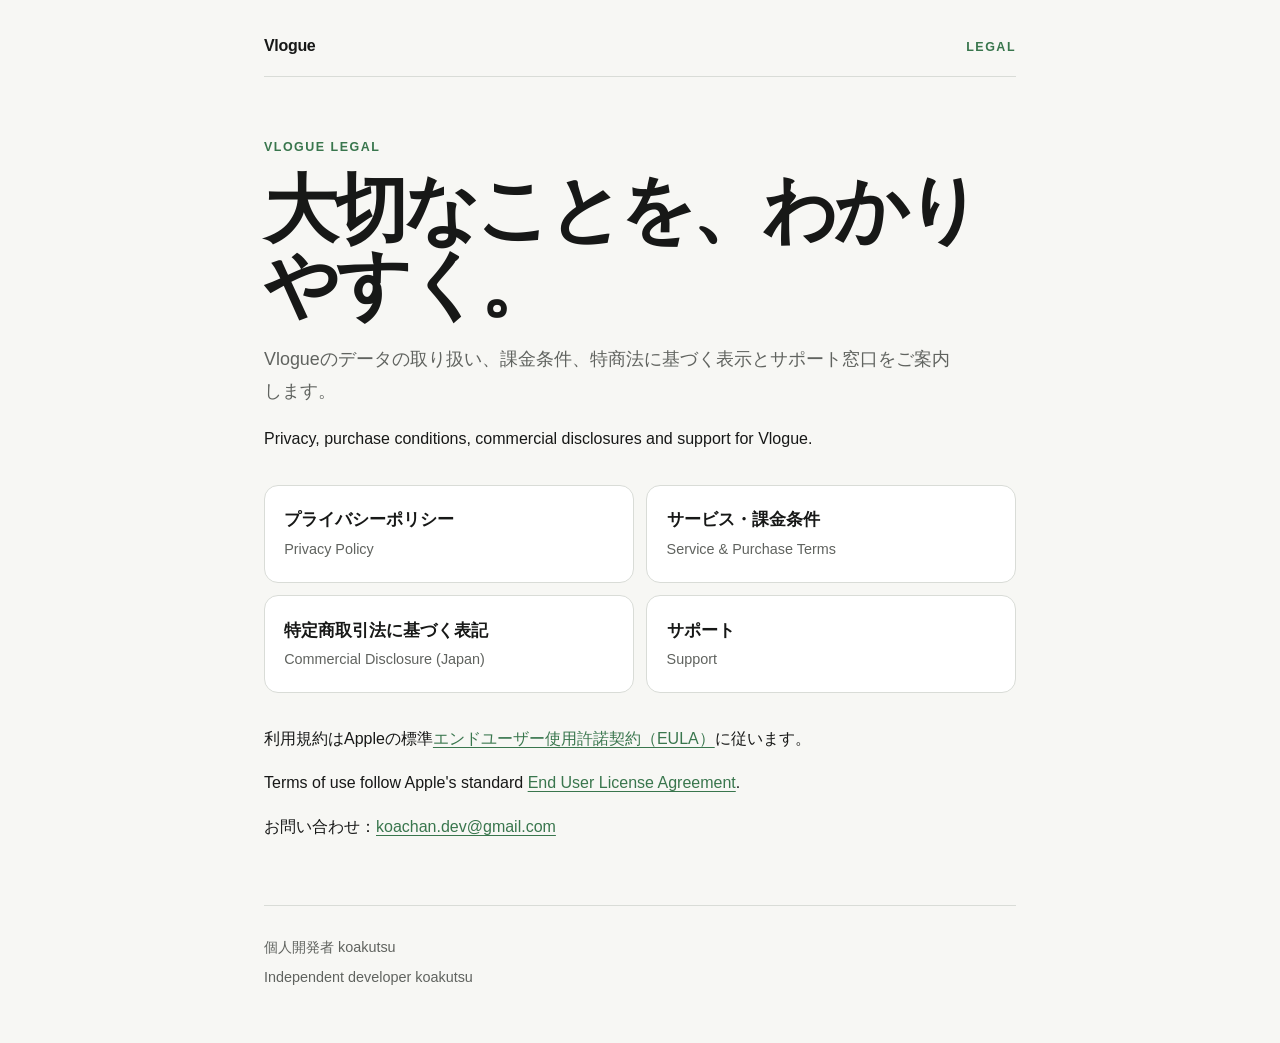
<file: index.html>
<!doctype html>
<html lang="ja">
<head>
  <meta charset="utf-8">
  <meta name="viewport" content="width=device-width, initial-scale=1">
  <meta name="description" content="Vlogueのプライバシー・課金条件・特商法表示とサポート">
  <title>Vlogue Legal</title>
  <link rel="icon" type="image/png" sizes="32x32" href="favicon.png">
  <link rel="apple-touch-icon" href="apple-touch-icon.png">
  <link rel="stylesheet" href="./assets/site.css">
</head>
<body>
  <header class="site-header">
    <a class="brand" href="./">Vlogue</a>
    <span class="eyebrow">Legal</span>
  </header>
  <main>
    <p class="eyebrow">Vlogue Legal</p>
    <h1>大切なことを、わかりやすく。</h1>
    <p class="lede">Vlogueのデータの取り扱い、課金条件、特商法に基づく表示とサポート窓口をご案内します。</p>
    <p lang="en">Privacy, purchase conditions, commercial disclosures and support for Vlogue.</p>
    <nav class="policy-nav" aria-label="法務文書">
      <a class="policy-card" href="./privacy/">
        <strong>プライバシーポリシー</strong>
        <span lang="en">Privacy Policy</span>
      </a>
      <a class="policy-card" href="./terms/">
        <strong>サービス・課金条件</strong><span lang="en">Service &amp; Purchase Terms</span>
      </a>
      <a class="policy-card" href="./commerce/">
        <strong>特定商取引法に基づく表記</strong><span lang="en">Commercial Disclosure (Japan)</span>
      </a>
      <a class="policy-card" href="./support/">
        <strong>サポート</strong>
        <span lang="en">Support</span>
      </a>
    </nav>
    <p>利用規約はAppleの標準<a href="https://www.apple.com/legal/internet-services/itunes/dev/stdeula/">エンドユーザー使用許諾契約（EULA）</a>に従います。</p>
    <p lang="en">Terms of use follow Apple's standard <a href="https://www.apple.com/legal/internet-services/itunes/dev/stdeula/">End User License Agreement</a>.</p>
    <p>お問い合わせ：<a href="mailto:koachan.dev@gmail.com">koachan.dev@gmail.com</a></p>
  </main>
  <footer class="site-footer">
    <p>個人開発者 koakutsu</p>
    <p lang="en">Independent developer koakutsu</p>
  </footer>
</body>
</html>
</file>
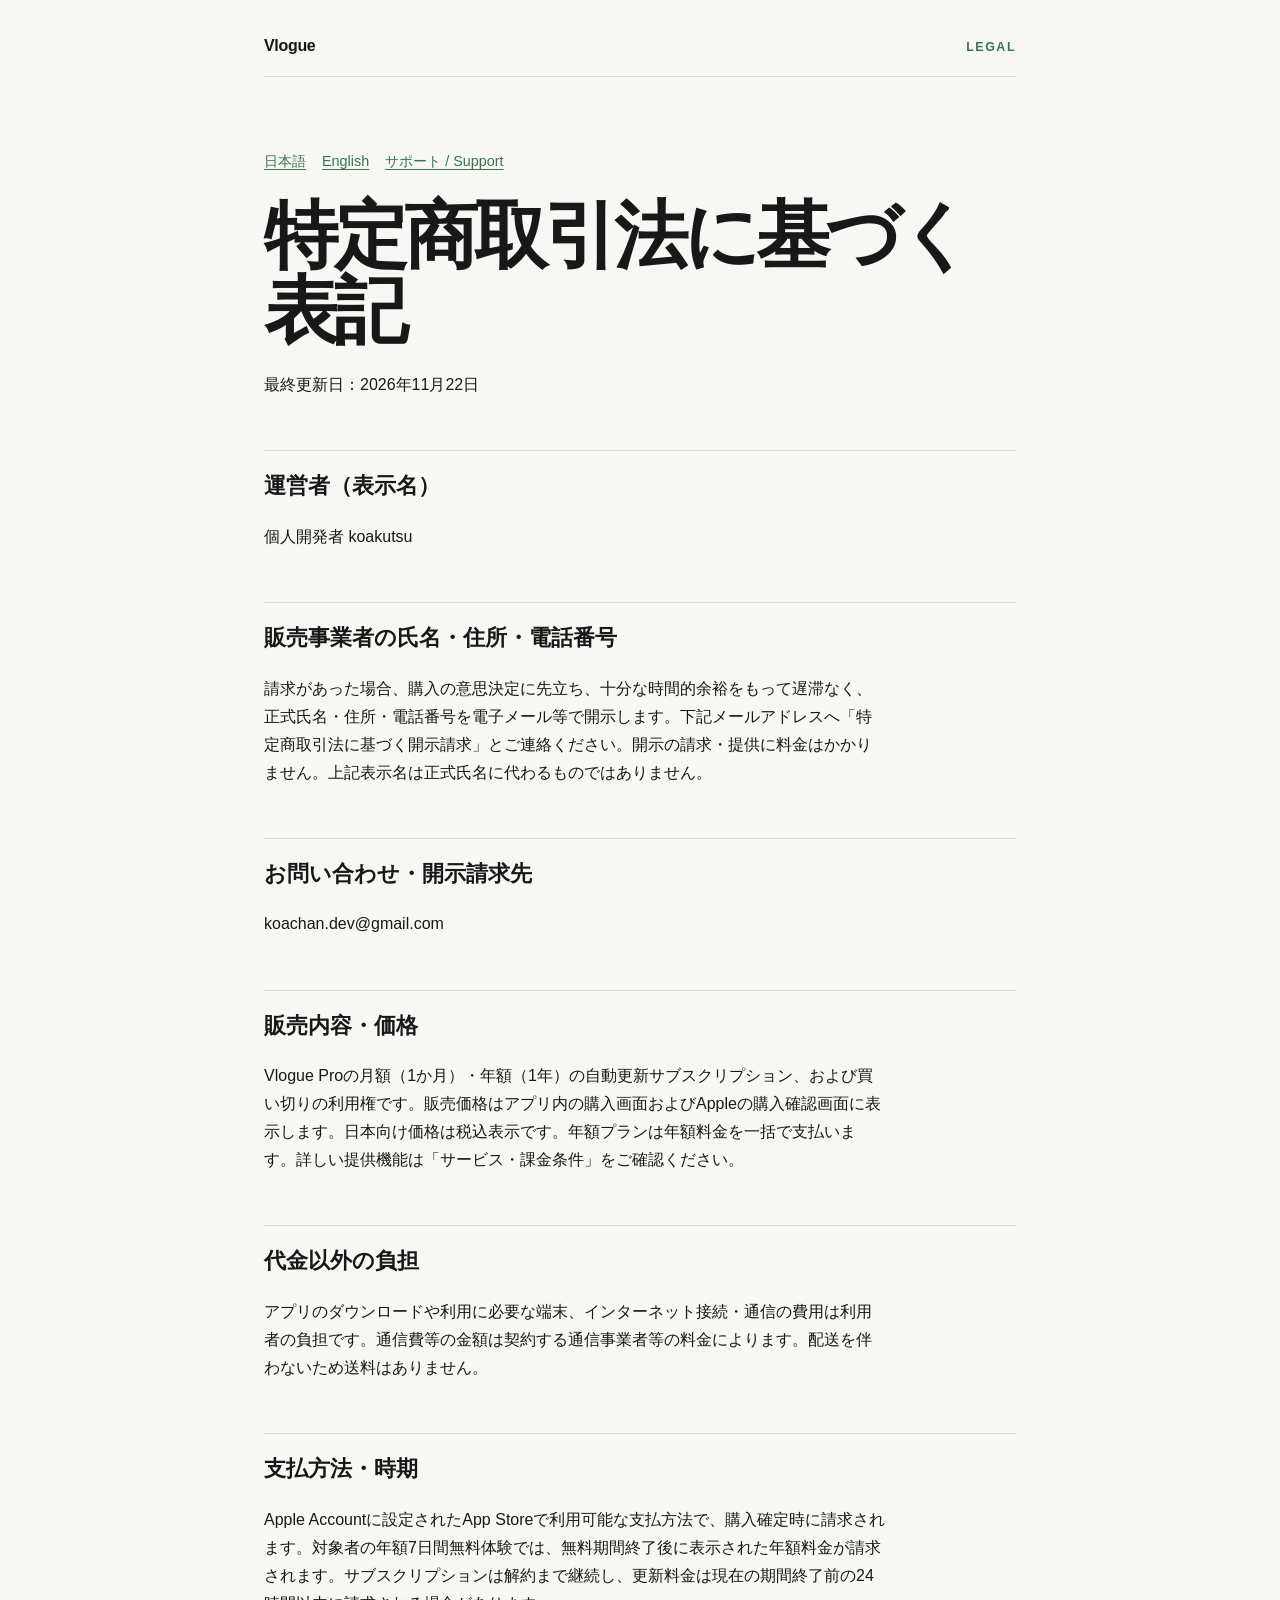
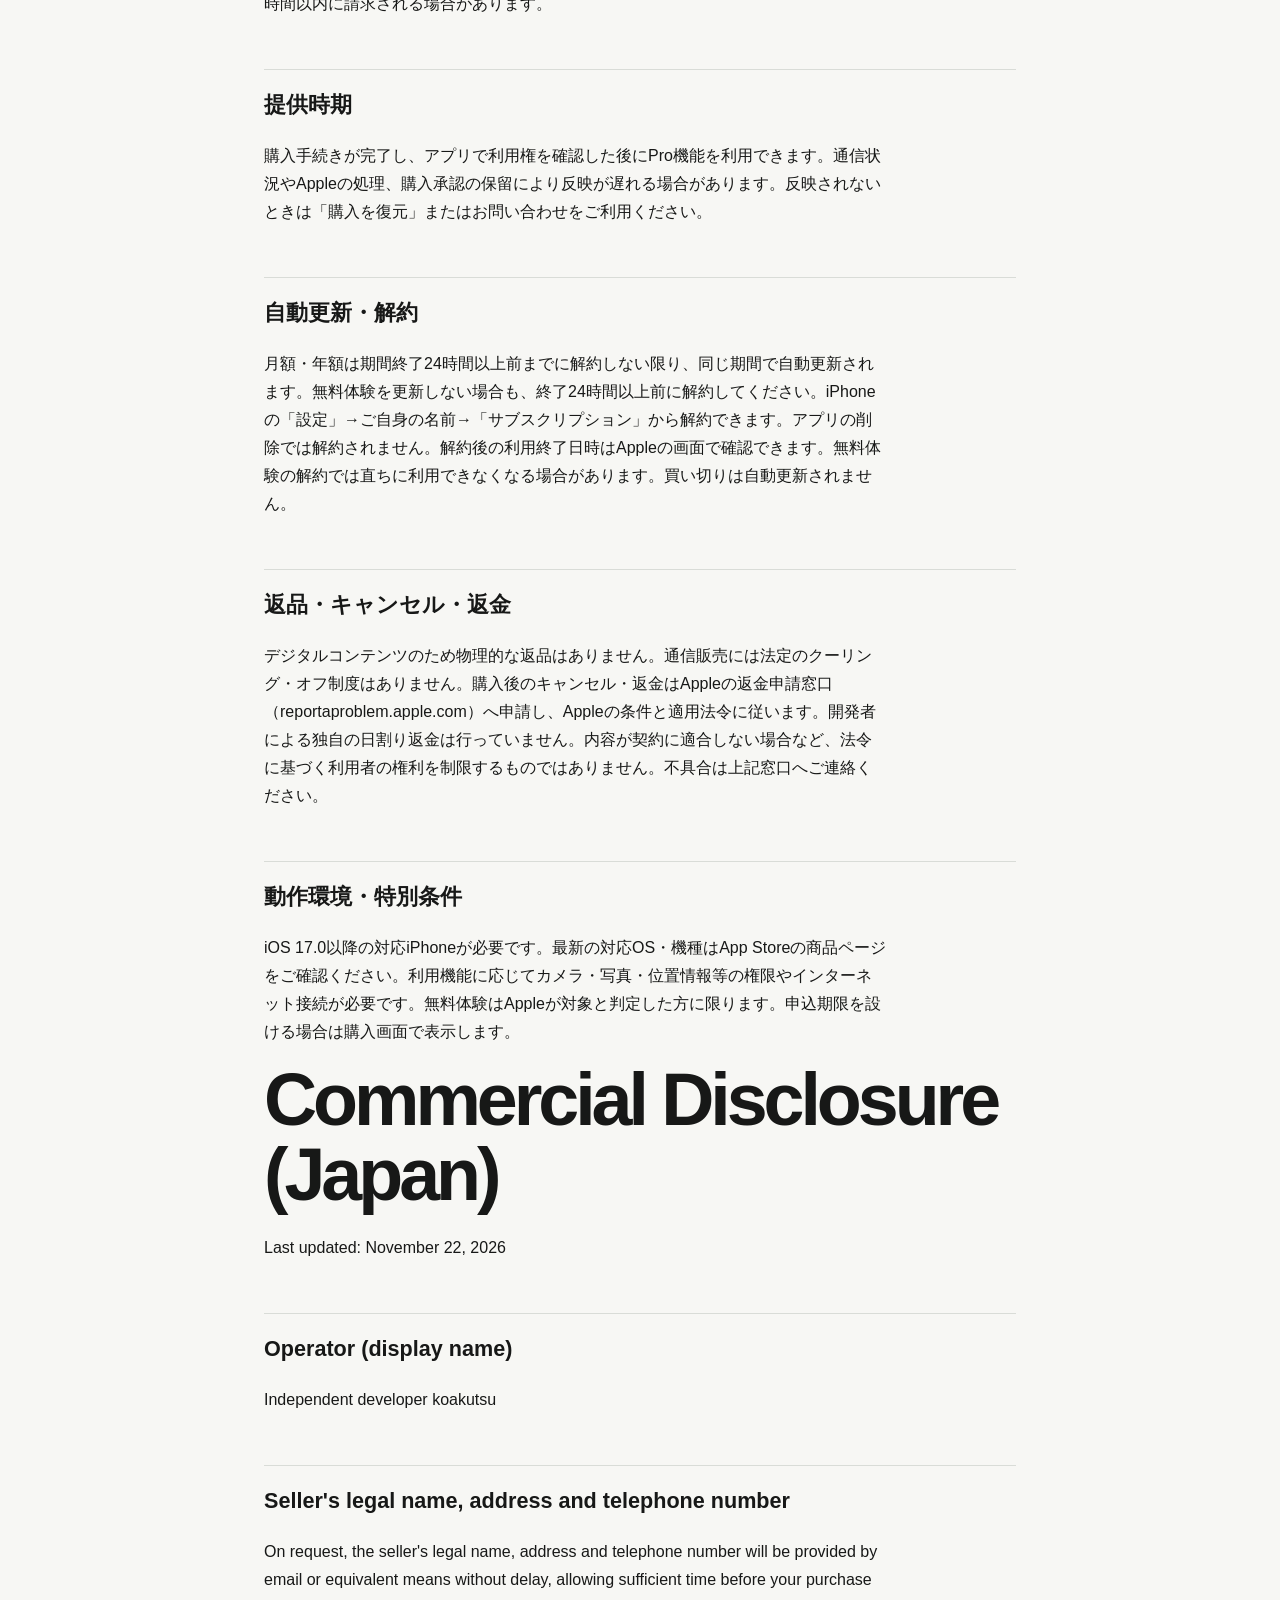
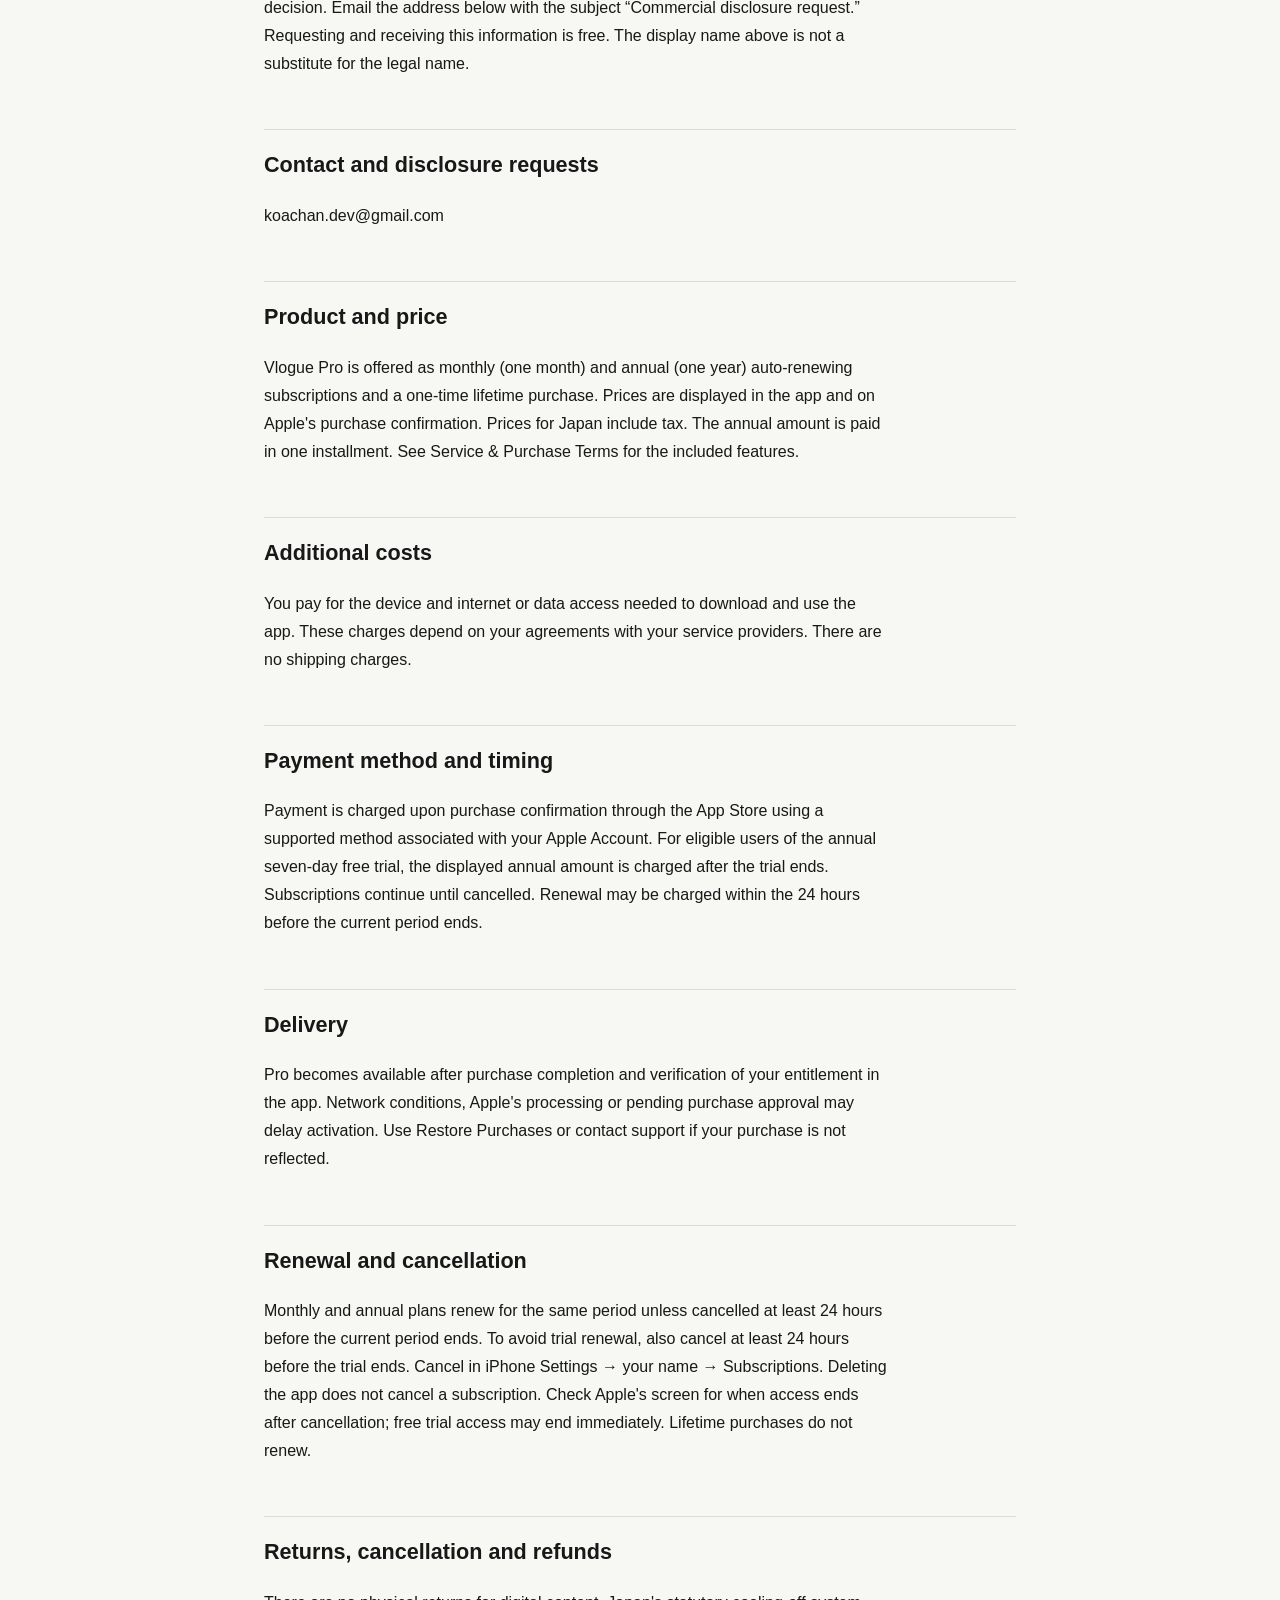
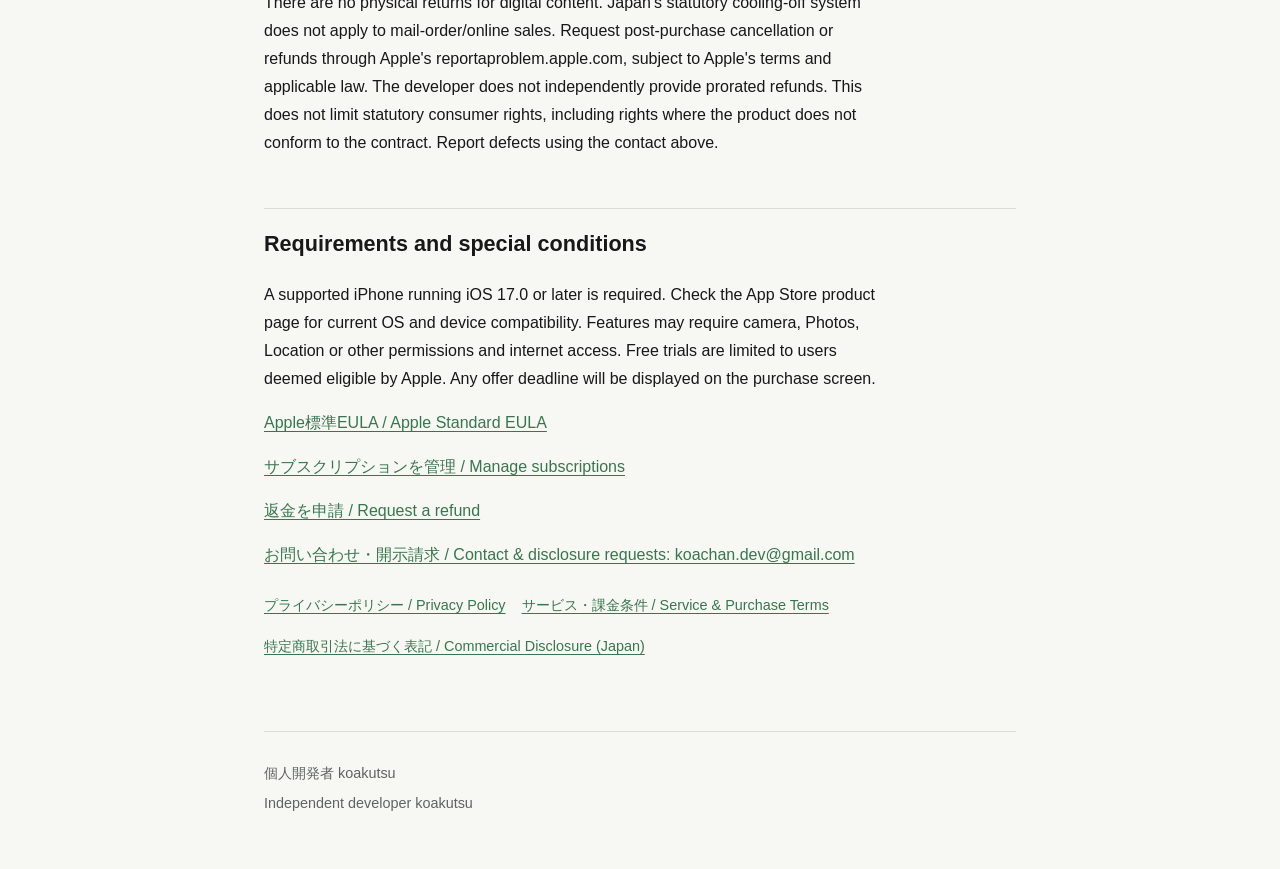
<file: commerce/index.html>
<!doctype html>
<!-- Generated from Vlogue/Resources/LegalDocuments.json. Edit the source, then sync. -->
<html lang="ja">
<head>
  <meta charset="utf-8">
  <meta name="viewport" content="width=device-width, initial-scale=1">
  <meta name="description" content="Vlogue 特定商取引法に基づく表記 / Commercial Disclosure (Japan)">
  <title>特定商取引法に基づく表記 | Vlogue</title>
  <link rel="icon" type="image/png" sizes="32x32" href="../favicon.png">
  <link rel="apple-touch-icon" href="../apple-touch-icon.png">
  <link rel="stylesheet" href="../assets/site.css">
</head>
<body>
  <header class="site-header"><a class="brand" href="../">Vlogue</a><span class="eyebrow">Legal</span></header>
  <main>
    <nav class="language-nav" aria-label="Language"><a href="#ja" lang="ja">日本語</a><a href="#en" lang="en">English</a><a href="../support/">サポート / Support</a></nav>
    <section id="ja" class="language" lang="ja">
<h1>特定商取引法に基づく表記</h1>
<p>最終更新日：2026年11月22日</p>
<h2>運営者（表示名）</h2>
<p>個人開発者 koakutsu</p>
<h2>販売事業者の氏名・住所・電話番号</h2>
<p>請求があった場合、購入の意思決定に先立ち、十分な時間的余裕をもって遅滞なく、正式氏名・住所・電話番号を電子メール等で開示します。下記メールアドレスへ「特定商取引法に基づく開示請求」とご連絡ください。開示の請求・提供に料金はかかりません。上記表示名は正式氏名に代わるものではありません。</p>
<h2>お問い合わせ・開示請求先</h2>
<p>koachan.dev@gmail.com</p>
<h2>販売内容・価格</h2>
<p>Vlogue Proの月額（1か月）・年額（1年）の自動更新サブスクリプション、および買い切りの利用権です。販売価格はアプリ内の購入画面およびAppleの購入確認画面に表示します。日本向け価格は税込表示です。年額プランは年額料金を一括で支払います。詳しい提供機能は「サービス・課金条件」をご確認ください。</p>
<h2>代金以外の負担</h2>
<p>アプリのダウンロードや利用に必要な端末、インターネット接続・通信の費用は利用者の負担です。通信費等の金額は契約する通信事業者等の料金によります。配送を伴わないため送料はありません。</p>
<h2>支払方法・時期</h2>
<p>Apple Accountに設定されたApp Storeで利用可能な支払方法で、購入確定時に請求されます。対象者の年額7日間無料体験では、無料期間終了後に表示された年額料金が請求されます。サブスクリプションは解約まで継続し、更新料金は現在の期間終了前の24時間以内に請求される場合があります。</p>
<h2>提供時期</h2>
<p>購入手続きが完了し、アプリで利用権を確認した後にPro機能を利用できます。通信状況やAppleの処理、購入承認の保留により反映が遅れる場合があります。反映されないときは「購入を復元」またはお問い合わせをご利用ください。</p>
<h2>自動更新・解約</h2>
<p>月額・年額は期間終了24時間以上前までに解約しない限り、同じ期間で自動更新されます。無料体験を更新しない場合も、終了24時間以上前に解約してください。iPhoneの「設定」→ご自身の名前→「サブスクリプション」から解約できます。アプリの削除では解約されません。解約後の利用終了日時はAppleの画面で確認できます。無料体験の解約では直ちに利用できなくなる場合があります。買い切りは自動更新されません。</p>
<h2>返品・キャンセル・返金</h2>
<p>デジタルコンテンツのため物理的な返品はありません。通信販売には法定のクーリング・オフ制度はありません。購入後のキャンセル・返金はAppleの返金申請窓口（reportaproblem.apple.com）へ申請し、Appleの条件と適用法令に従います。開発者による独自の日割り返金は行っていません。内容が契約に適合しない場合など、法令に基づく利用者の権利を制限するものではありません。不具合は上記窓口へご連絡ください。</p>
<h2>動作環境・特別条件</h2>
<p>iOS 17.0以降の対応iPhoneが必要です。最新の対応OS・機種はApp Storeの商品ページをご確認ください。利用機能に応じてカメラ・写真・位置情報等の権限やインターネット接続が必要です。無料体験はAppleが対象と判定した方に限ります。申込期限を設ける場合は購入画面で表示します。</p>
</section><section id="en" class="language" lang="en">
<h1>Commercial Disclosure (Japan)</h1>
<p>Last updated: November 22, 2026</p>
<h2>Operator (display name)</h2>
<p>Independent developer koakutsu</p>
<h2>Seller&#x27;s legal name, address and telephone number</h2>
<p>On request, the seller&#x27;s legal name, address and telephone number will be provided by email or equivalent means without delay, allowing sufficient time before your purchase decision. Email the address below with the subject “Commercial disclosure request.” Requesting and receiving this information is free. The display name above is not a substitute for the legal name.</p>
<h2>Contact and disclosure requests</h2>
<p>koachan.dev@gmail.com</p>
<h2>Product and price</h2>
<p>Vlogue Pro is offered as monthly (one month) and annual (one year) auto-renewing subscriptions and a one-time lifetime purchase. Prices are displayed in the app and on Apple&#x27;s purchase confirmation. Prices for Japan include tax. The annual amount is paid in one installment. See Service &amp; Purchase Terms for the included features.</p>
<h2>Additional costs</h2>
<p>You pay for the device and internet or data access needed to download and use the app. These charges depend on your agreements with your service providers. There are no shipping charges.</p>
<h2>Payment method and timing</h2>
<p>Payment is charged upon purchase confirmation through the App Store using a supported method associated with your Apple Account. For eligible users of the annual seven-day free trial, the displayed annual amount is charged after the trial ends. Subscriptions continue until cancelled. Renewal may be charged within the 24 hours before the current period ends.</p>
<h2>Delivery</h2>
<p>Pro becomes available after purchase completion and verification of your entitlement in the app. Network conditions, Apple&#x27;s processing or pending purchase approval may delay activation. Use Restore Purchases or contact support if your purchase is not reflected.</p>
<h2>Renewal and cancellation</h2>
<p>Monthly and annual plans renew for the same period unless cancelled at least 24 hours before the current period ends. To avoid trial renewal, also cancel at least 24 hours before the trial ends. Cancel in iPhone Settings → your name → Subscriptions. Deleting the app does not cancel a subscription. Check Apple&#x27;s screen for when access ends after cancellation; free trial access may end immediately. Lifetime purchases do not renew.</p>
<h2>Returns, cancellation and refunds</h2>
<p>There are no physical returns for digital content. Japan&#x27;s statutory cooling-off system does not apply to mail-order/online sales. Request post-purchase cancellation or refunds through Apple&#x27;s reportaproblem.apple.com, subject to Apple&#x27;s terms and applicable law. The developer does not independently provide prorated refunds. This does not limit statutory consumer rights, including rights where the product does not conform to the contract. Report defects using the contact above.</p>
<h2>Requirements and special conditions</h2>
<p>A supported iPhone running iOS 17.0 or later is required. Check the App Store product page for current OS and device compatibility. Features may require camera, Photos, Location or other permissions and internet access. Free trials are limited to users deemed eligible by Apple. Any offer deadline will be displayed on the purchase screen.</p>
</section>
    <p><a href="https://www.apple.com/legal/internet-services/itunes/dev/stdeula/">Apple標準EULA / Apple Standard EULA</a></p>
<p><a href="https://apps.apple.com/account/subscriptions">サブスクリプションを管理 / Manage subscriptions</a></p>
<p><a href="https://reportaproblem.apple.com/">返金を申請 / Request a refund</a></p>
    <p><a href="mailto:koachan.dev@gmail.com">お問い合わせ・開示請求 / Contact &amp; disclosure requests: koachan.dev@gmail.com</a></p>
    <nav class="language-nav" aria-label="法的情報 / Legal information"><a href="../privacy/">プライバシーポリシー / Privacy Policy</a>
<a href="../terms/">サービス・課金条件 / Service &amp; Purchase Terms</a>
<a href="../commerce/">特定商取引法に基づく表記 / Commercial Disclosure (Japan)</a></nav>
  </main>
  <footer class="site-footer"><p>個人開発者 koakutsu</p><p lang="en">Independent developer koakutsu</p></footer>
</body>
</html>
</file>
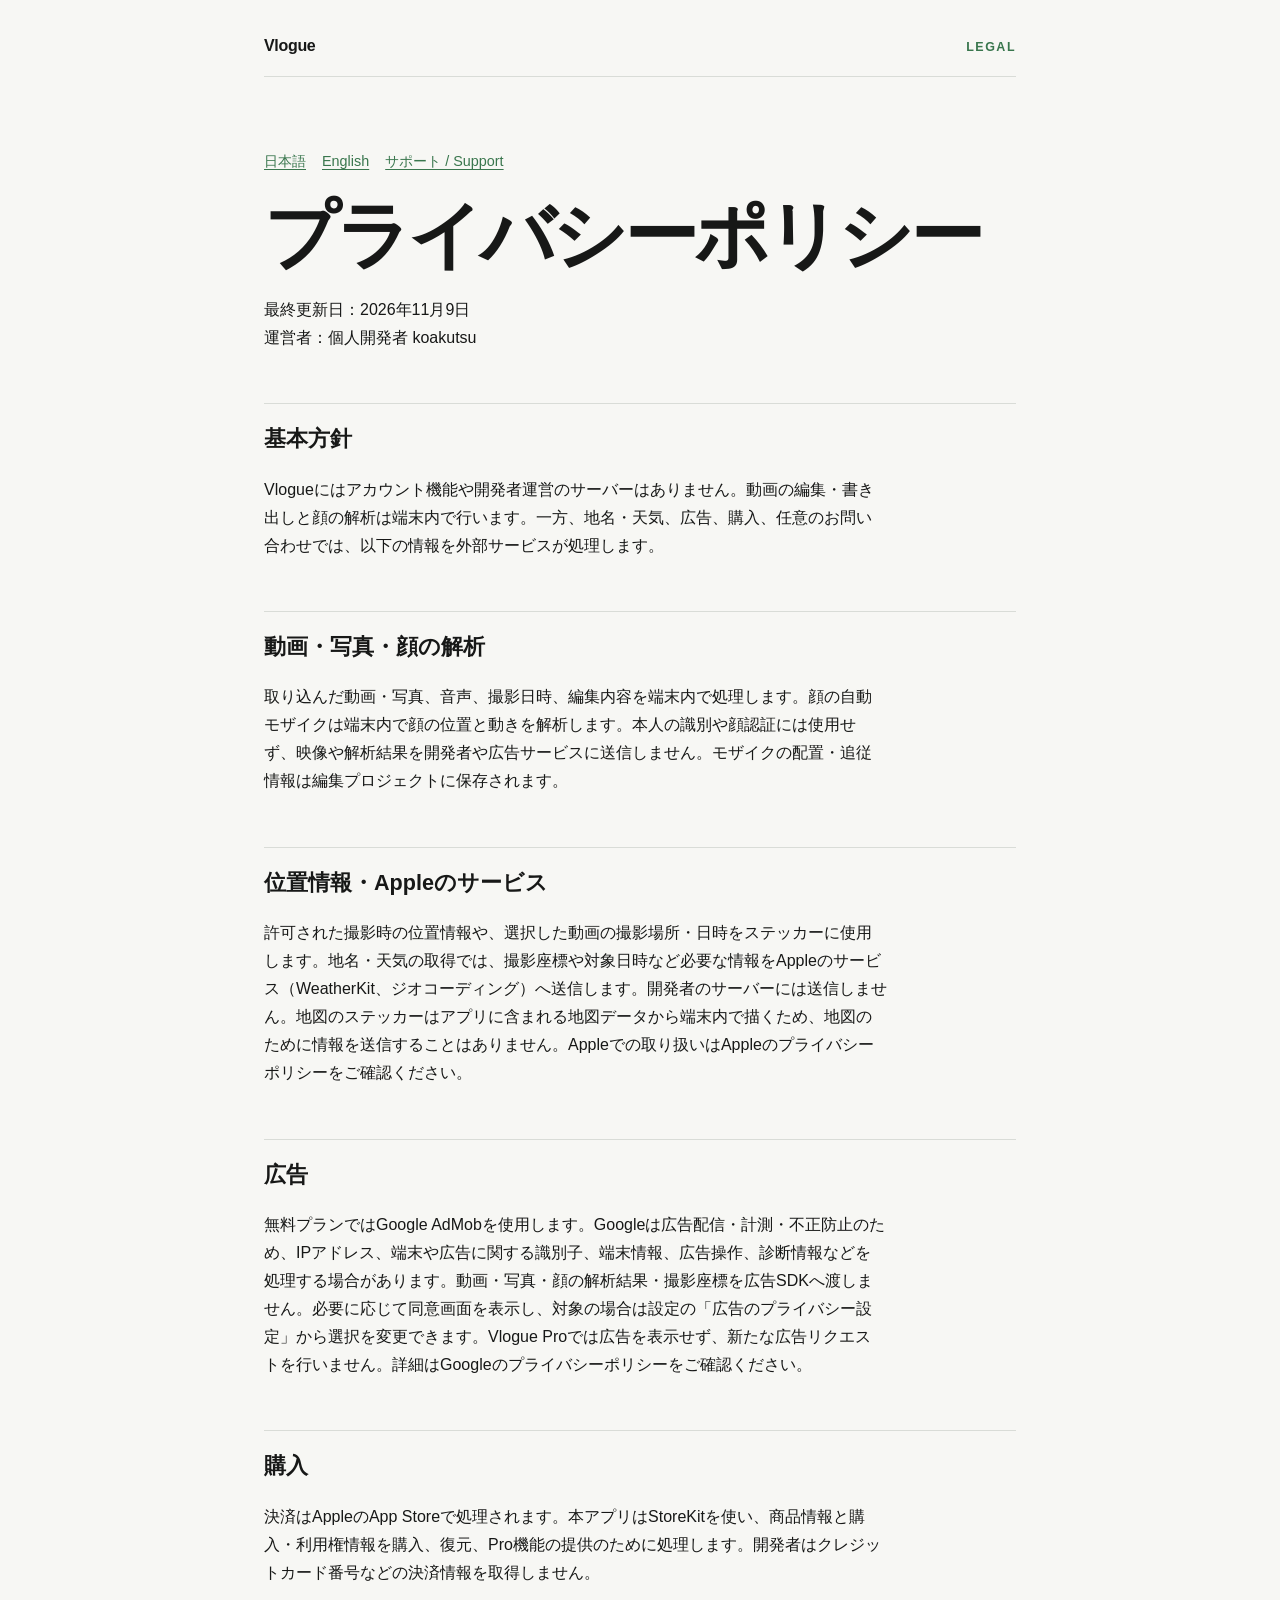
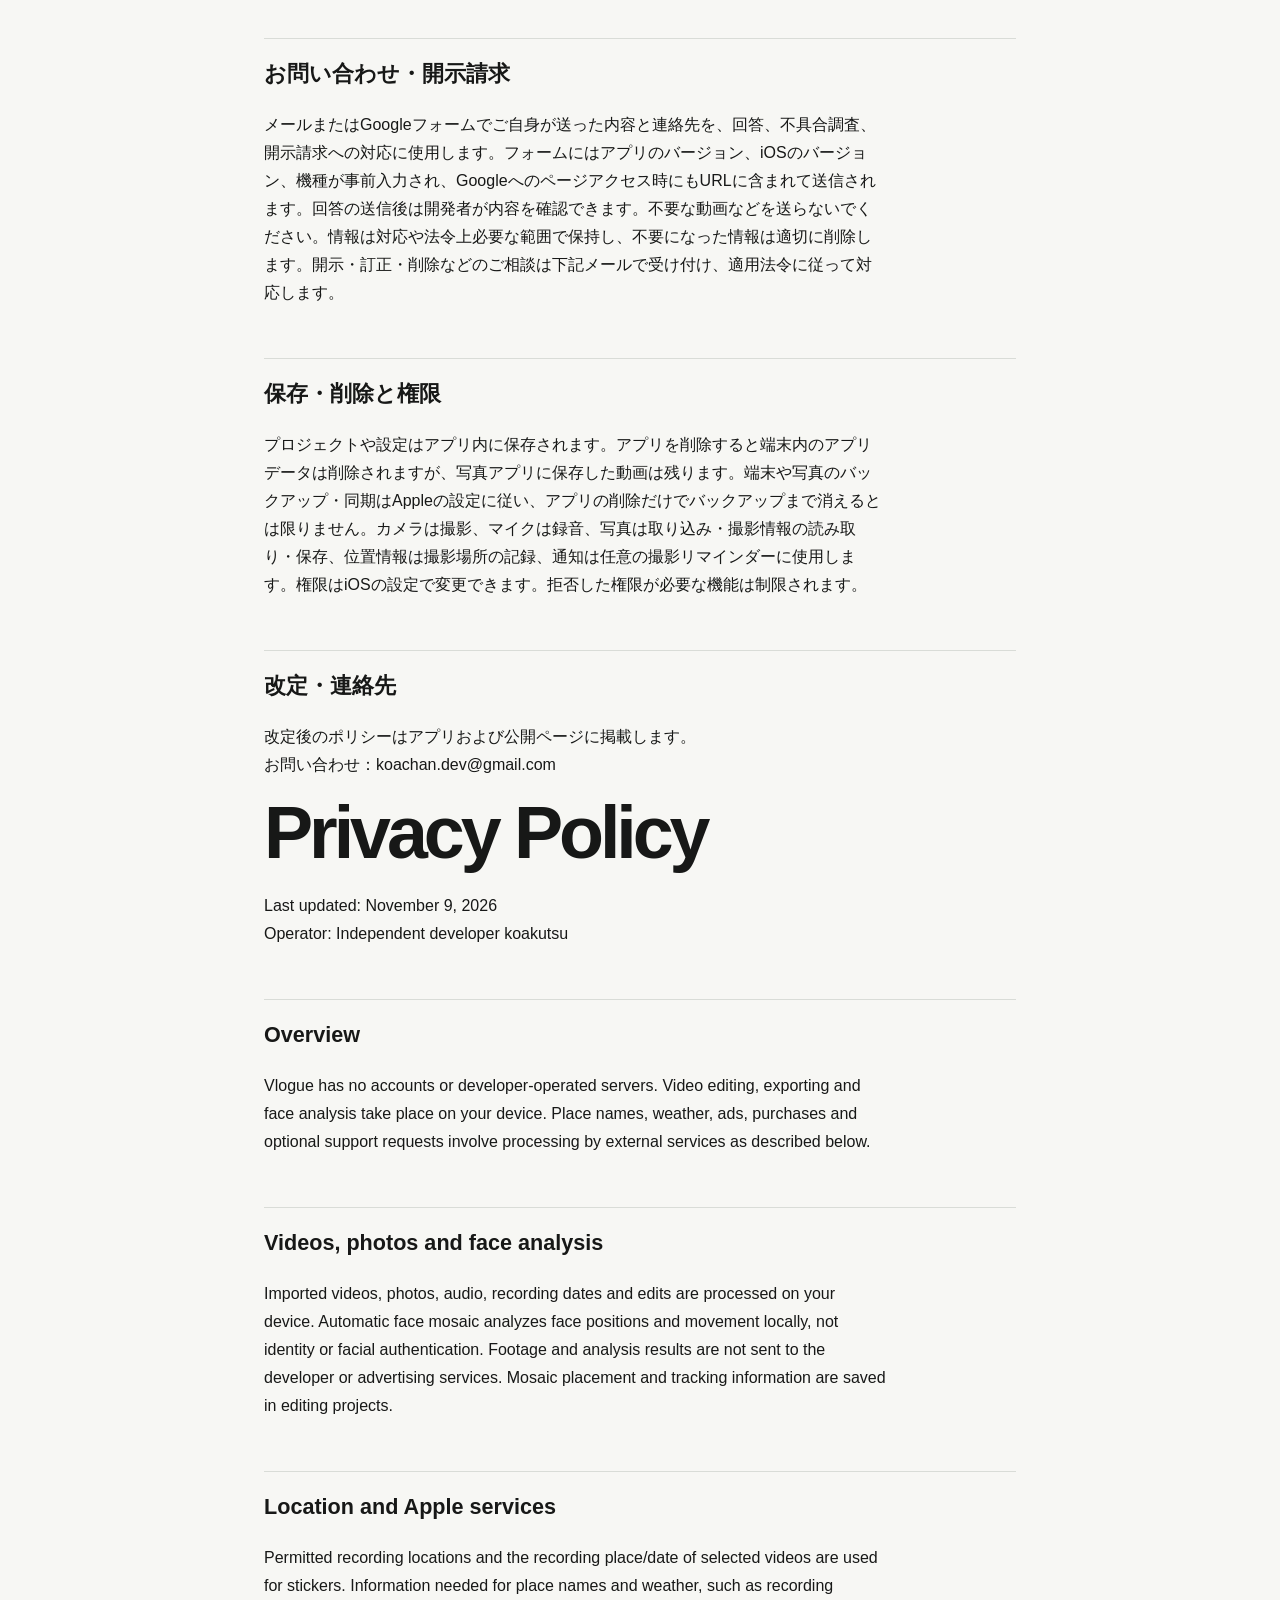
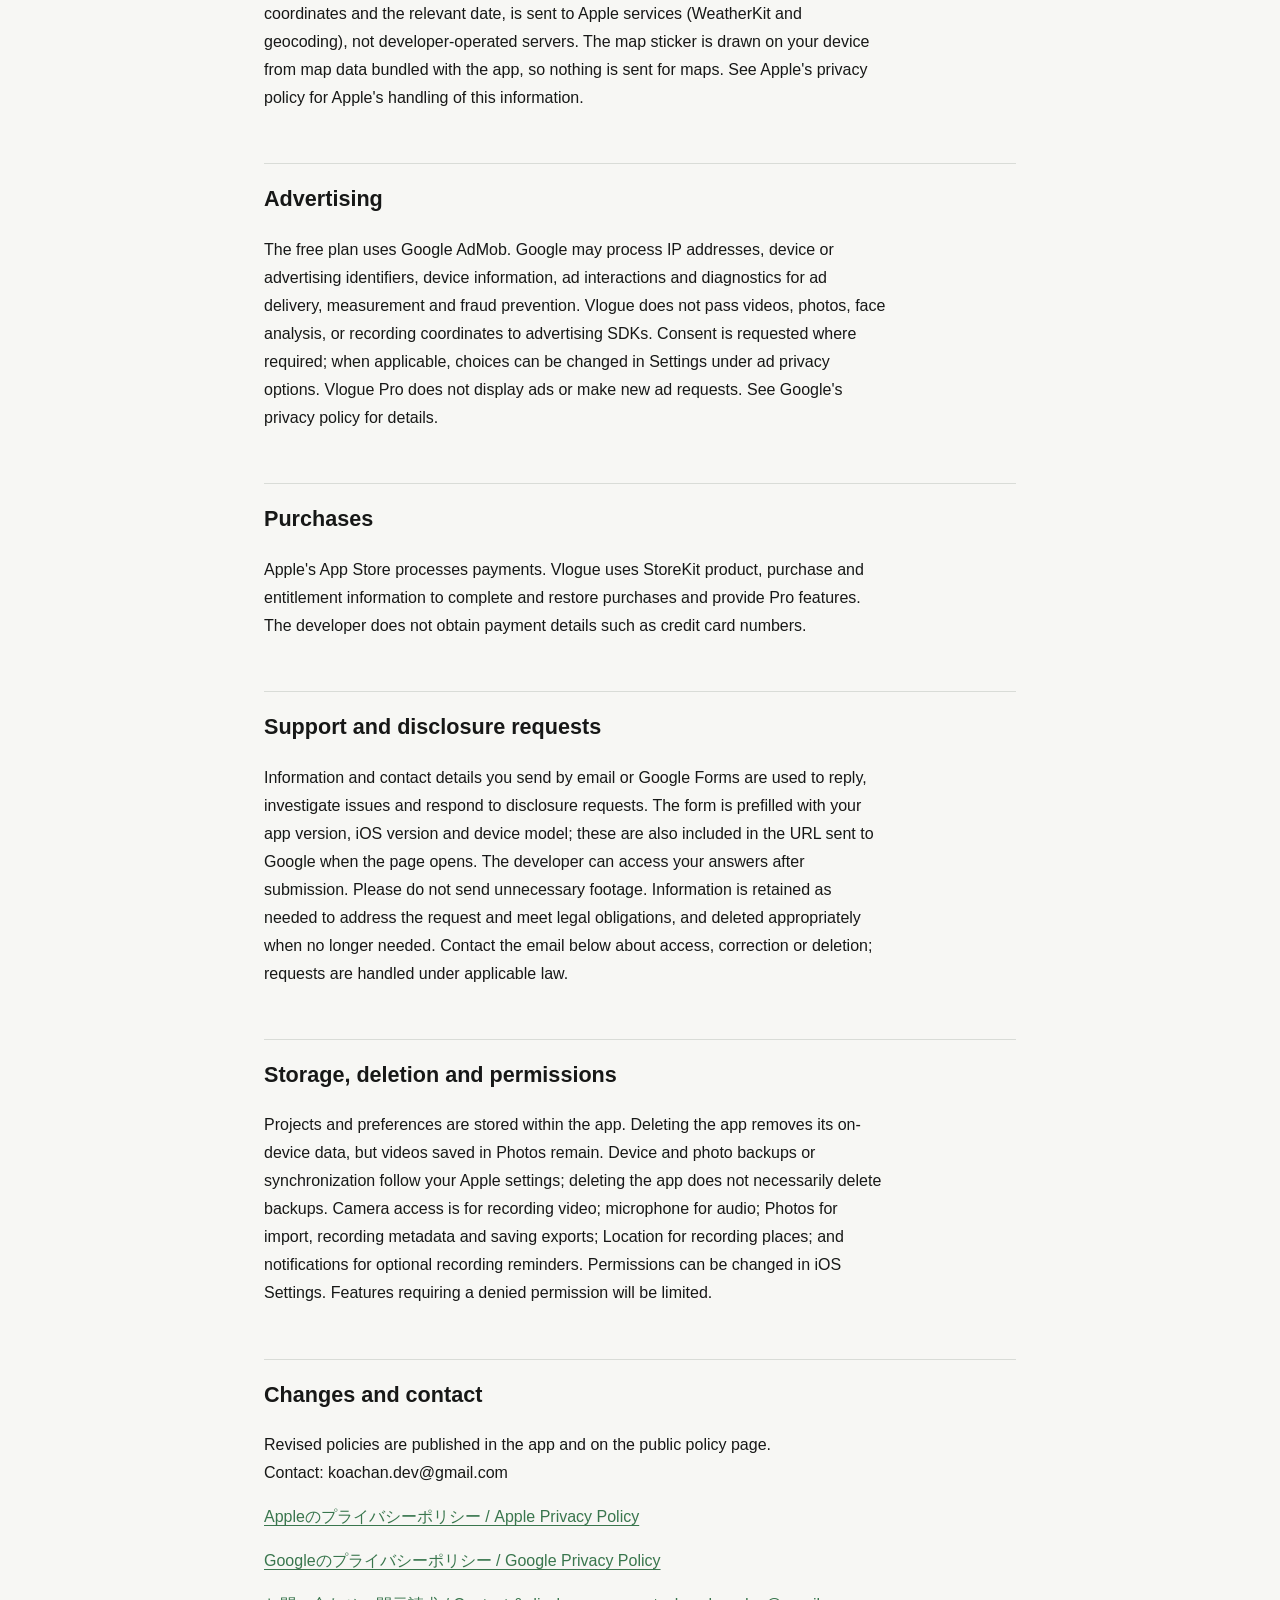
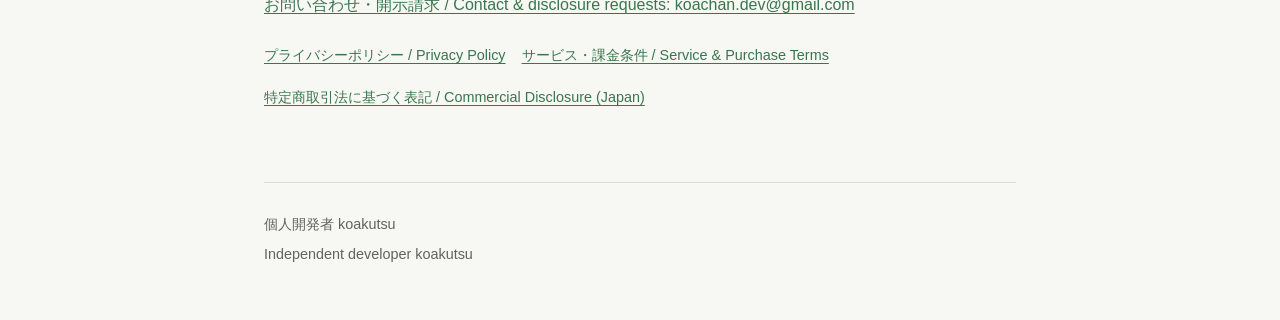
<file: privacy/index.html>
<!doctype html>
<!-- Generated from Vlogue/Resources/LegalDocuments.json. Edit the source, then sync. -->
<html lang="ja">
<head>
  <meta charset="utf-8">
  <meta name="viewport" content="width=device-width, initial-scale=1">
  <meta name="description" content="Vlogue プライバシーポリシー / Privacy Policy">
  <title>プライバシーポリシー | Vlogue</title>
  <link rel="icon" type="image/png" sizes="32x32" href="../favicon.png">
  <link rel="apple-touch-icon" href="../apple-touch-icon.png">
  <link rel="stylesheet" href="../assets/site.css">
</head>
<body>
  <header class="site-header"><a class="brand" href="../">Vlogue</a><span class="eyebrow">Legal</span></header>
  <main>
    <nav class="language-nav" aria-label="Language"><a href="#ja" lang="ja">日本語</a><a href="#en" lang="en">English</a><a href="../support/">サポート / Support</a></nav>
    <section id="ja" class="language" lang="ja">
<h1>プライバシーポリシー</h1>
<p>最終更新日：2026年11月9日<br>運営者：個人開発者 koakutsu</p>
<h2>基本方針</h2>
<p>Vlogueにはアカウント機能や開発者運営のサーバーはありません。動画の編集・書き出しと顔の解析は端末内で行います。一方、地名・天気、広告、購入、任意のお問い合わせでは、以下の情報を外部サービスが処理します。</p>
<h2>動画・写真・顔の解析</h2>
<p>取り込んだ動画・写真、音声、撮影日時、編集内容を端末内で処理します。顔の自動モザイクは端末内で顔の位置と動きを解析します。本人の識別や顔認証には使用せず、映像や解析結果を開発者や広告サービスに送信しません。モザイクの配置・追従情報は編集プロジェクトに保存されます。</p>
<h2>位置情報・Appleのサービス</h2>
<p>許可された撮影時の位置情報や、選択した動画の撮影場所・日時をステッカーに使用します。地名・天気の取得では、撮影座標や対象日時など必要な情報をAppleのサービス（WeatherKit、ジオコーディング）へ送信します。開発者のサーバーには送信しません。地図のステッカーはアプリに含まれる地図データから端末内で描くため、地図のために情報を送信することはありません。Appleでの取り扱いはAppleのプライバシーポリシーをご確認ください。</p>
<h2>広告</h2>
<p>無料プランではGoogle AdMobを使用します。Googleは広告配信・計測・不正防止のため、IPアドレス、端末や広告に関する識別子、端末情報、広告操作、診断情報などを処理する場合があります。動画・写真・顔の解析結果・撮影座標を広告SDKへ渡しません。必要に応じて同意画面を表示し、対象の場合は設定の「広告のプライバシー設定」から選択を変更できます。Vlogue Proでは広告を表示せず、新たな広告リクエストを行いません。詳細はGoogleのプライバシーポリシーをご確認ください。</p>
<h2>購入</h2>
<p>決済はAppleのApp Storeで処理されます。本アプリはStoreKitを使い、商品情報と購入・利用権情報を購入、復元、Pro機能の提供のために処理します。開発者はクレジットカード番号などの決済情報を取得しません。</p>
<h2>お問い合わせ・開示請求</h2>
<p>メールまたはGoogleフォームでご自身が送った内容と連絡先を、回答、不具合調査、開示請求への対応に使用します。フォームにはアプリのバージョン、iOSのバージョン、機種が事前入力され、Googleへのページアクセス時にもURLに含まれて送信されます。回答の送信後は開発者が内容を確認できます。不要な動画などを送らないでください。情報は対応や法令上必要な範囲で保持し、不要になった情報は適切に削除します。開示・訂正・削除などのご相談は下記メールで受け付け、適用法令に従って対応します。</p>
<h2>保存・削除と権限</h2>
<p>プロジェクトや設定はアプリ内に保存されます。アプリを削除すると端末内のアプリデータは削除されますが、写真アプリに保存した動画は残ります。端末や写真のバックアップ・同期はAppleの設定に従い、アプリの削除だけでバックアップまで消えるとは限りません。カメラは撮影、マイクは録音、写真は取り込み・撮影情報の読み取り・保存、位置情報は撮影場所の記録、通知は任意の撮影リマインダーに使用します。権限はiOSの設定で変更できます。拒否した権限が必要な機能は制限されます。</p>
<h2>改定・連絡先</h2>
<p>改定後のポリシーはアプリおよび公開ページに掲載します。<br>お問い合わせ：koachan.dev@gmail.com</p>
</section><section id="en" class="language" lang="en">
<h1>Privacy Policy</h1>
<p>Last updated: November 9, 2026<br>Operator: Independent developer koakutsu</p>
<h2>Overview</h2>
<p>Vlogue has no accounts or developer-operated servers. Video editing, exporting and face analysis take place on your device. Place names, weather, ads, purchases and optional support requests involve processing by external services as described below.</p>
<h2>Videos, photos and face analysis</h2>
<p>Imported videos, photos, audio, recording dates and edits are processed on your device. Automatic face mosaic analyzes face positions and movement locally, not identity or facial authentication. Footage and analysis results are not sent to the developer or advertising services. Mosaic placement and tracking information are saved in editing projects.</p>
<h2>Location and Apple services</h2>
<p>Permitted recording locations and the recording place/date of selected videos are used for stickers. Information needed for place names and weather, such as recording coordinates and the relevant date, is sent to Apple services (WeatherKit and geocoding), not developer-operated servers. The map sticker is drawn on your device from map data bundled with the app, so nothing is sent for maps. See Apple&#x27;s privacy policy for Apple&#x27;s handling of this information.</p>
<h2>Advertising</h2>
<p>The free plan uses Google AdMob. Google may process IP addresses, device or advertising identifiers, device information, ad interactions and diagnostics for ad delivery, measurement and fraud prevention. Vlogue does not pass videos, photos, face analysis, or recording coordinates to advertising SDKs. Consent is requested where required; when applicable, choices can be changed in Settings under ad privacy options. Vlogue Pro does not display ads or make new ad requests. See Google&#x27;s privacy policy for details.</p>
<h2>Purchases</h2>
<p>Apple&#x27;s App Store processes payments. Vlogue uses StoreKit product, purchase and entitlement information to complete and restore purchases and provide Pro features. The developer does not obtain payment details such as credit card numbers.</p>
<h2>Support and disclosure requests</h2>
<p>Information and contact details you send by email or Google Forms are used to reply, investigate issues and respond to disclosure requests. The form is prefilled with your app version, iOS version and device model; these are also included in the URL sent to Google when the page opens. The developer can access your answers after submission. Please do not send unnecessary footage. Information is retained as needed to address the request and meet legal obligations, and deleted appropriately when no longer needed. Contact the email below about access, correction or deletion; requests are handled under applicable law.</p>
<h2>Storage, deletion and permissions</h2>
<p>Projects and preferences are stored within the app. Deleting the app removes its on-device data, but videos saved in Photos remain. Device and photo backups or synchronization follow your Apple settings; deleting the app does not necessarily delete backups. Camera access is for recording video; microphone for audio; Photos for import, recording metadata and saving exports; Location for recording places; and notifications for optional recording reminders. Permissions can be changed in iOS Settings. Features requiring a denied permission will be limited.</p>
<h2>Changes and contact</h2>
<p>Revised policies are published in the app and on the public policy page.<br>Contact: koachan.dev@gmail.com</p>
</section>
    <p><a href="https://www.apple.com/legal/privacy/">Appleのプライバシーポリシー / Apple Privacy Policy</a></p>
<p><a href="https://policies.google.com/privacy">Googleのプライバシーポリシー / Google Privacy Policy</a></p>
    <p><a href="mailto:koachan.dev@gmail.com">お問い合わせ・開示請求 / Contact &amp; disclosure requests: koachan.dev@gmail.com</a></p>
    <nav class="language-nav" aria-label="法的情報 / Legal information"><a href="../privacy/">プライバシーポリシー / Privacy Policy</a>
<a href="../terms/">サービス・課金条件 / Service &amp; Purchase Terms</a>
<a href="../commerce/">特定商取引法に基づく表記 / Commercial Disclosure (Japan)</a></nav>
  </main>
  <footer class="site-footer"><p>個人開発者 koakutsu</p><p lang="en">Independent developer koakutsu</p></footer>
</body>
</html>
</file>
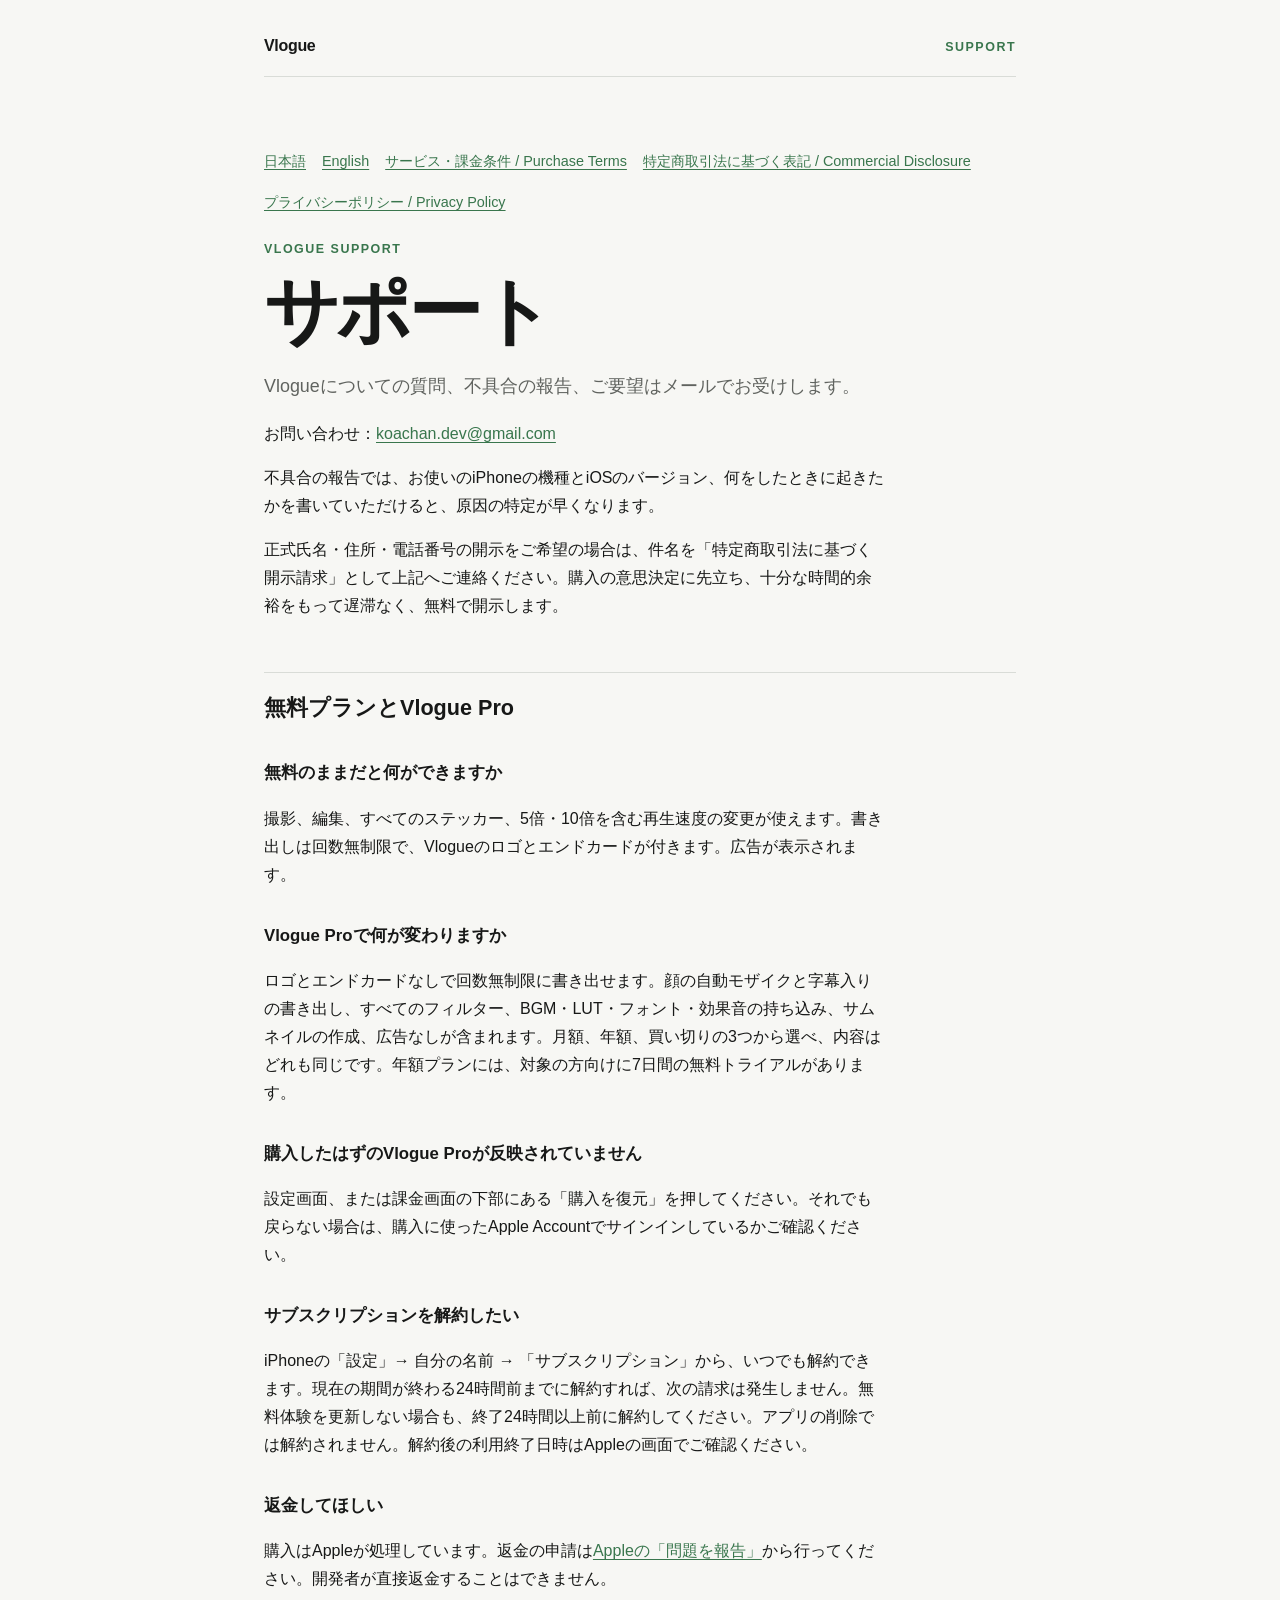
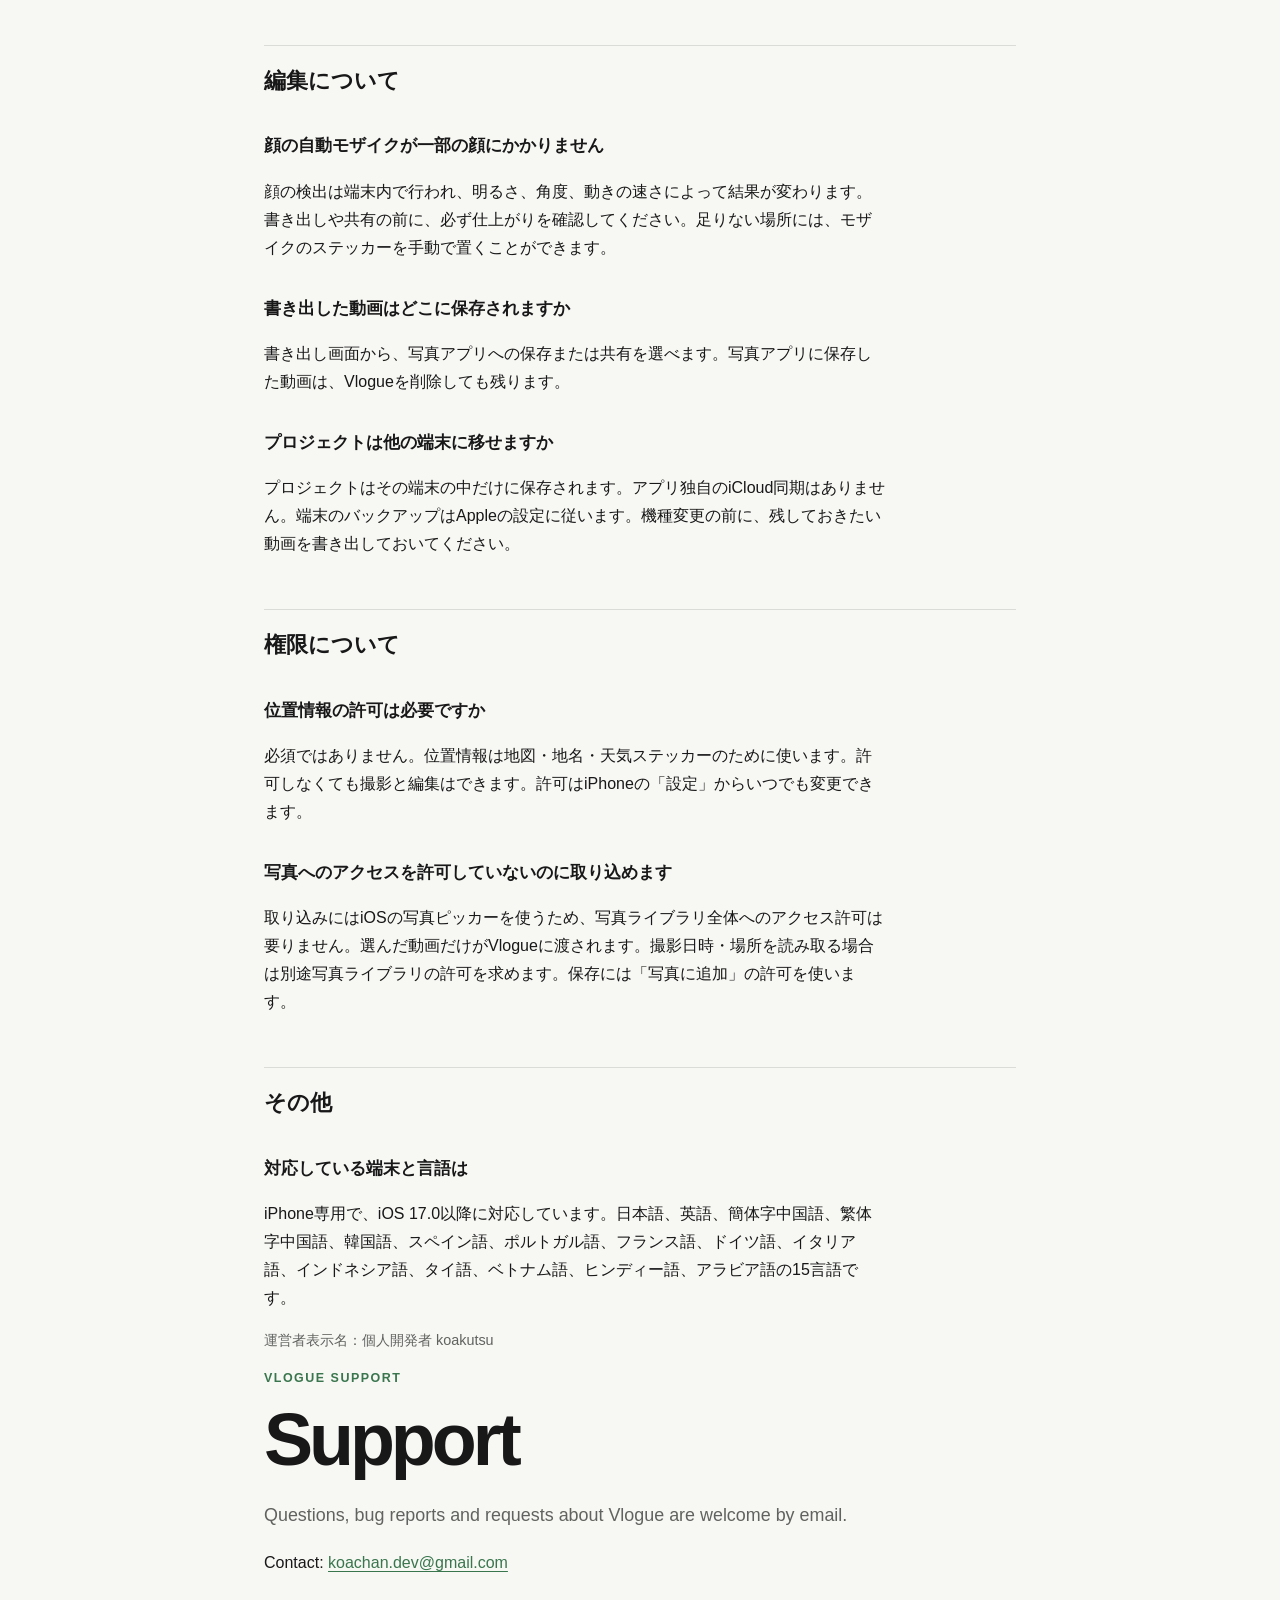
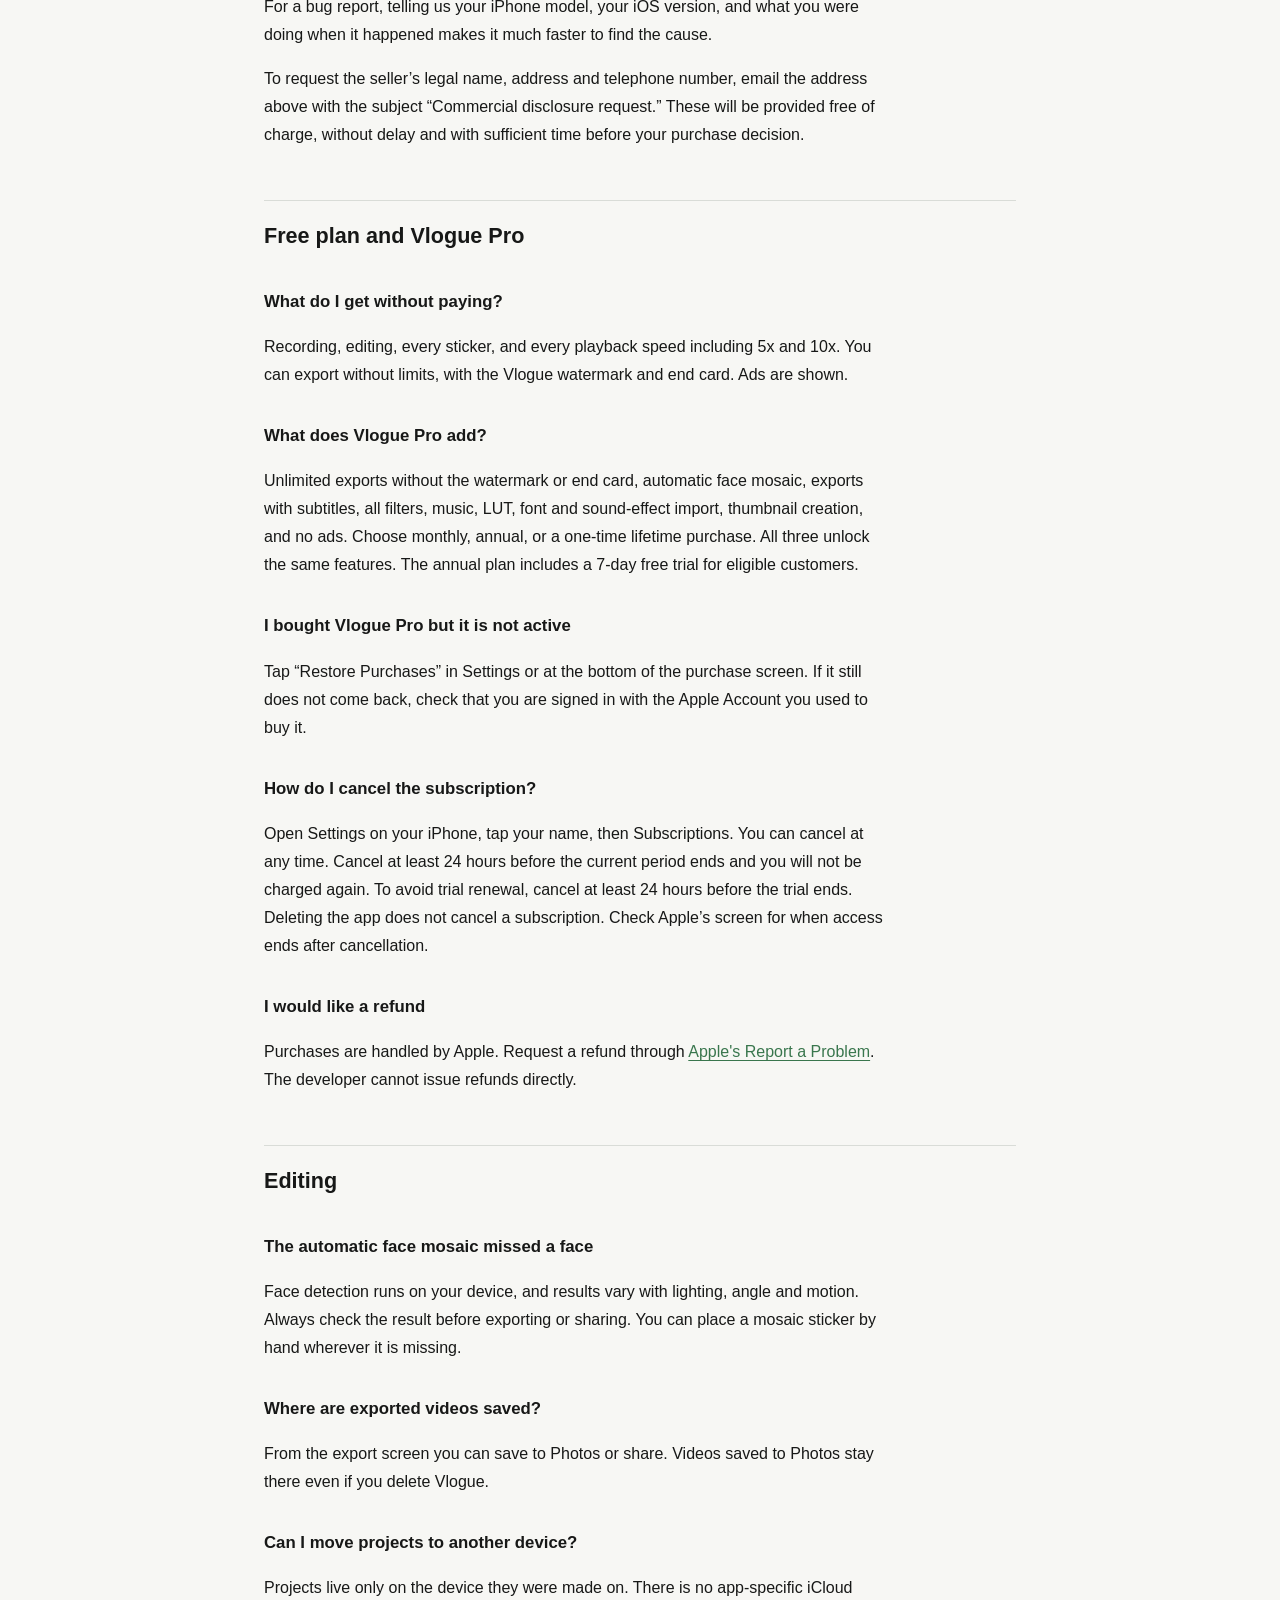
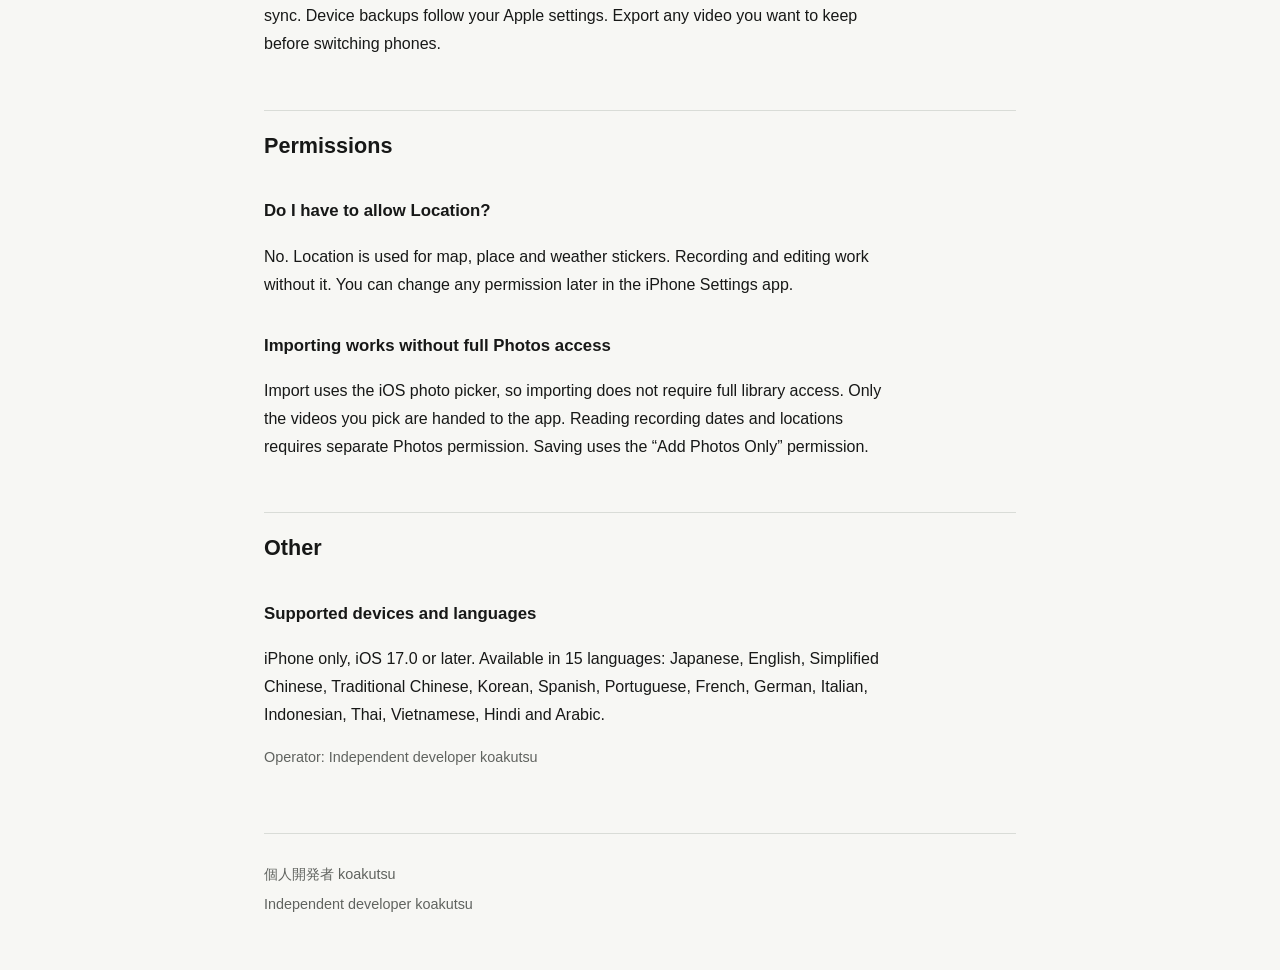
<file: support/index.html>
<!doctype html>
<html lang="ja">
<head>
  <meta charset="utf-8">
  <meta name="viewport" content="width=device-width, initial-scale=1">
  <meta name="description" content="Vlogueのサポート・よくある質問・お問い合わせ">
  <title>サポート | Vlogue</title>
  <link rel="icon" type="image/png" sizes="32x32" href="../favicon.png">
  <link rel="apple-touch-icon" href="../apple-touch-icon.png">
  <link rel="stylesheet" href="../assets/site.css">
</head>
<body>
  <header class="site-header">
    <a class="brand" href="../">Vlogue</a>
    <span class="eyebrow">Support</span>
  </header>
  <main>
    <nav class="language-nav" aria-label="Language">
      <a href="#ja" lang="ja">日本語</a>
      <a href="#en" lang="en">English</a>
      <a href="../terms/">サービス・課金条件 / Purchase Terms</a>
      <a href="../commerce/">特定商取引法に基づく表記 / Commercial Disclosure</a>
      <a href="../privacy/">プライバシーポリシー / Privacy Policy</a>
    </nav>

    <section id="ja" class="language" lang="ja">
      <p class="eyebrow">Vlogue Support</p>
      <h1>サポート</h1>
      <p class="lede">Vlogueについての質問、不具合の報告、ご要望はメールでお受けします。</p>
      <p>お問い合わせ：<a href="mailto:koachan.dev@gmail.com">koachan.dev@gmail.com</a></p>
      <p>不具合の報告では、お使いのiPhoneの機種とiOSのバージョン、何をしたときに起きたかを書いていただけると、原因の特定が早くなります。</p>

      <p>正式氏名・住所・電話番号の開示をご希望の場合は、件名を「特定商取引法に基づく開示請求」として上記へご連絡ください。購入の意思決定に先立ち、十分な時間的余裕をもって遅滞なく、無料で開示します。</p>
      <h2>無料プランとVlogue Pro</h2>

      <h3>無料のままだと何ができますか</h3>
      <p>撮影、編集、すべてのステッカー、5倍・10倍を含む再生速度の変更が使えます。書き出しは回数無制限で、Vlogueのロゴとエンドカードが付きます。広告が表示されます。</p>

      <h3>Vlogue Proで何が変わりますか</h3>
      <p>ロゴとエンドカードなしで回数無制限に書き出せます。顔の自動モザイクと字幕入りの書き出し、すべてのフィルター、BGM・LUT・フォント・効果音の持ち込み、サムネイルの作成、広告なしが含まれます。月額、年額、買い切りの3つから選べ、内容はどれも同じです。年額プランには、対象の方向けに7日間の無料トライアルがあります。</p>

      <h3>購入したはずのVlogue Proが反映されていません</h3>
      <p>設定画面、または課金画面の下部にある「購入を復元」を押してください。それでも戻らない場合は、購入に使ったApple Accountでサインインしているかご確認ください。</p>

      <h3>サブスクリプションを解約したい</h3>
      <p>iPhoneの「設定」→ 自分の名前 → 「サブスクリプション」から、いつでも解約できます。現在の期間が終わる24時間前までに解約すれば、次の請求は発生しません。無料体験を更新しない場合も、終了24時間以上前に解約してください。アプリの削除では解約されません。解約後の利用終了日時はAppleの画面でご確認ください。</p>

      <h3>返金してほしい</h3>
      <p>購入はAppleが処理しています。返金の申請は<a href="https://reportaproblem.apple.com/">Appleの「問題を報告」</a>から行ってください。開発者が直接返金することはできません。</p>

      <h2>編集について</h2>

      <h3>顔の自動モザイクが一部の顔にかかりません</h3>
      <p>顔の検出は端末内で行われ、明るさ、角度、動きの速さによって結果が変わります。書き出しや共有の前に、必ず仕上がりを確認してください。足りない場所には、モザイクのステッカーを手動で置くことができます。</p>

      <h3>書き出した動画はどこに保存されますか</h3>
      <p>書き出し画面から、写真アプリへの保存または共有を選べます。写真アプリに保存した動画は、Vlogueを削除しても残ります。</p>

      <h3>プロジェクトは他の端末に移せますか</h3>
      <p>プロジェクトはその端末の中だけに保存されます。アプリ独自のiCloud同期はありません。端末のバックアップはAppleの設定に従います。機種変更の前に、残しておきたい動画を書き出しておいてください。</p>

      <h2>権限について</h2>

      <h3>位置情報の許可は必要ですか</h3>
      <p>必須ではありません。位置情報は地図・地名・天気ステッカーのために使います。許可しなくても撮影と編集はできます。許可はiPhoneの「設定」からいつでも変更できます。</p>

      <h3>写真へのアクセスを許可していないのに取り込めます</h3>
      <p>取り込みにはiOSの写真ピッカーを使うため、写真ライブラリ全体へのアクセス許可は要りません。選んだ動画だけがVlogueに渡されます。撮影日時・場所を読み取る場合は別途写真ライブラリの許可を求めます。保存には「写真に追加」の許可を使います。</p>

      <h2>その他</h2>

      <h3>対応している端末と言語は</h3>
      <p>iPhone専用で、iOS 17.0以降に対応しています。日本語、英語、簡体字中国語、繁体字中国語、韓国語、スペイン語、ポルトガル語、フランス語、ドイツ語、イタリア語、インドネシア語、タイ語、ベトナム語、ヒンディー語、アラビア語の15言語です。</p>

      <p class="meta">運営者表示名：個人開発者 koakutsu</p>
    </section>

    <section id="en" class="language" lang="en">
      <p class="eyebrow">Vlogue Support</p>
      <h1>Support</h1>
      <p class="lede">Questions, bug reports and requests about Vlogue are welcome by email.</p>
      <p>Contact: <a href="mailto:koachan.dev@gmail.com">koachan.dev@gmail.com</a></p>
      <p>For a bug report, telling us your iPhone model, your iOS version, and what you were doing when it happened makes it much faster to find the cause.</p>

      <p>To request the seller’s legal name, address and telephone number, email the address above with the subject “Commercial disclosure request.” These will be provided free of charge, without delay and with sufficient time before your purchase decision.</p>
      <h2>Free plan and Vlogue Pro</h2>

      <h3>What do I get without paying?</h3>
      <p>Recording, editing, every sticker, and every playback speed including 5x and 10x. You can export without limits, with the Vlogue watermark and end card. Ads are shown.</p>

      <h3>What does Vlogue Pro add?</h3>
      <p>Unlimited exports without the watermark or end card, automatic face mosaic, exports with subtitles, all filters, music, LUT, font and sound-effect import, thumbnail creation, and no ads. Choose monthly, annual, or a one-time lifetime purchase. All three unlock the same features. The annual plan includes a 7-day free trial for eligible customers.</p>

      <h3>I bought Vlogue Pro but it is not active</h3>
      <p>Tap “Restore Purchases” in Settings or at the bottom of the purchase screen. If it still does not come back, check that you are signed in with the Apple Account you used to buy it.</p>

      <h3>How do I cancel the subscription?</h3>
      <p>Open Settings on your iPhone, tap your name, then Subscriptions. You can cancel at any time. Cancel at least 24 hours before the current period ends and you will not be charged again. To avoid trial renewal, cancel at least 24 hours before the trial ends. Deleting the app does not cancel a subscription. Check Apple’s screen for when access ends after cancellation.</p>

      <h3>I would like a refund</h3>
      <p>Purchases are handled by Apple. Request a refund through <a href="https://reportaproblem.apple.com/">Apple's Report a Problem</a>. The developer cannot issue refunds directly.</p>

      <h2>Editing</h2>

      <h3>The automatic face mosaic missed a face</h3>
      <p>Face detection runs on your device, and results vary with lighting, angle and motion. Always check the result before exporting or sharing. You can place a mosaic sticker by hand wherever it is missing.</p>

      <h3>Where are exported videos saved?</h3>
      <p>From the export screen you can save to Photos or share. Videos saved to Photos stay there even if you delete Vlogue.</p>

      <h3>Can I move projects to another device?</h3>
      <p>Projects live only on the device they were made on. There is no app-specific iCloud sync. Device backups follow your Apple settings. Export any video you want to keep before switching phones.</p>

      <h2>Permissions</h2>

      <h3>Do I have to allow Location?</h3>
      <p>No. Location is used for map, place and weather stickers. Recording and editing work without it. You can change any permission later in the iPhone Settings app.</p>

      <h3>Importing works without full Photos access</h3>
      <p>Import uses the iOS photo picker, so importing does not require full library access. Only the videos you pick are handed to the app. Reading recording dates and locations requires separate Photos permission. Saving uses the “Add Photos Only” permission.</p>

      <h2>Other</h2>

      <h3>Supported devices and languages</h3>
      <p>iPhone only, iOS 17.0 or later. Available in 15 languages: Japanese, English, Simplified Chinese, Traditional Chinese, Korean, Spanish, Portuguese, French, German, Italian, Indonesian, Thai, Vietnamese, Hindi and Arabic.</p>

      <p class="meta">Operator: Independent developer koakutsu</p>
    </section>
  </main>
  <footer class="site-footer">
    <p>個人開発者 koakutsu</p>
    <p lang="en">Independent developer koakutsu</p>
  </footer>
</body>
</html>
</file>
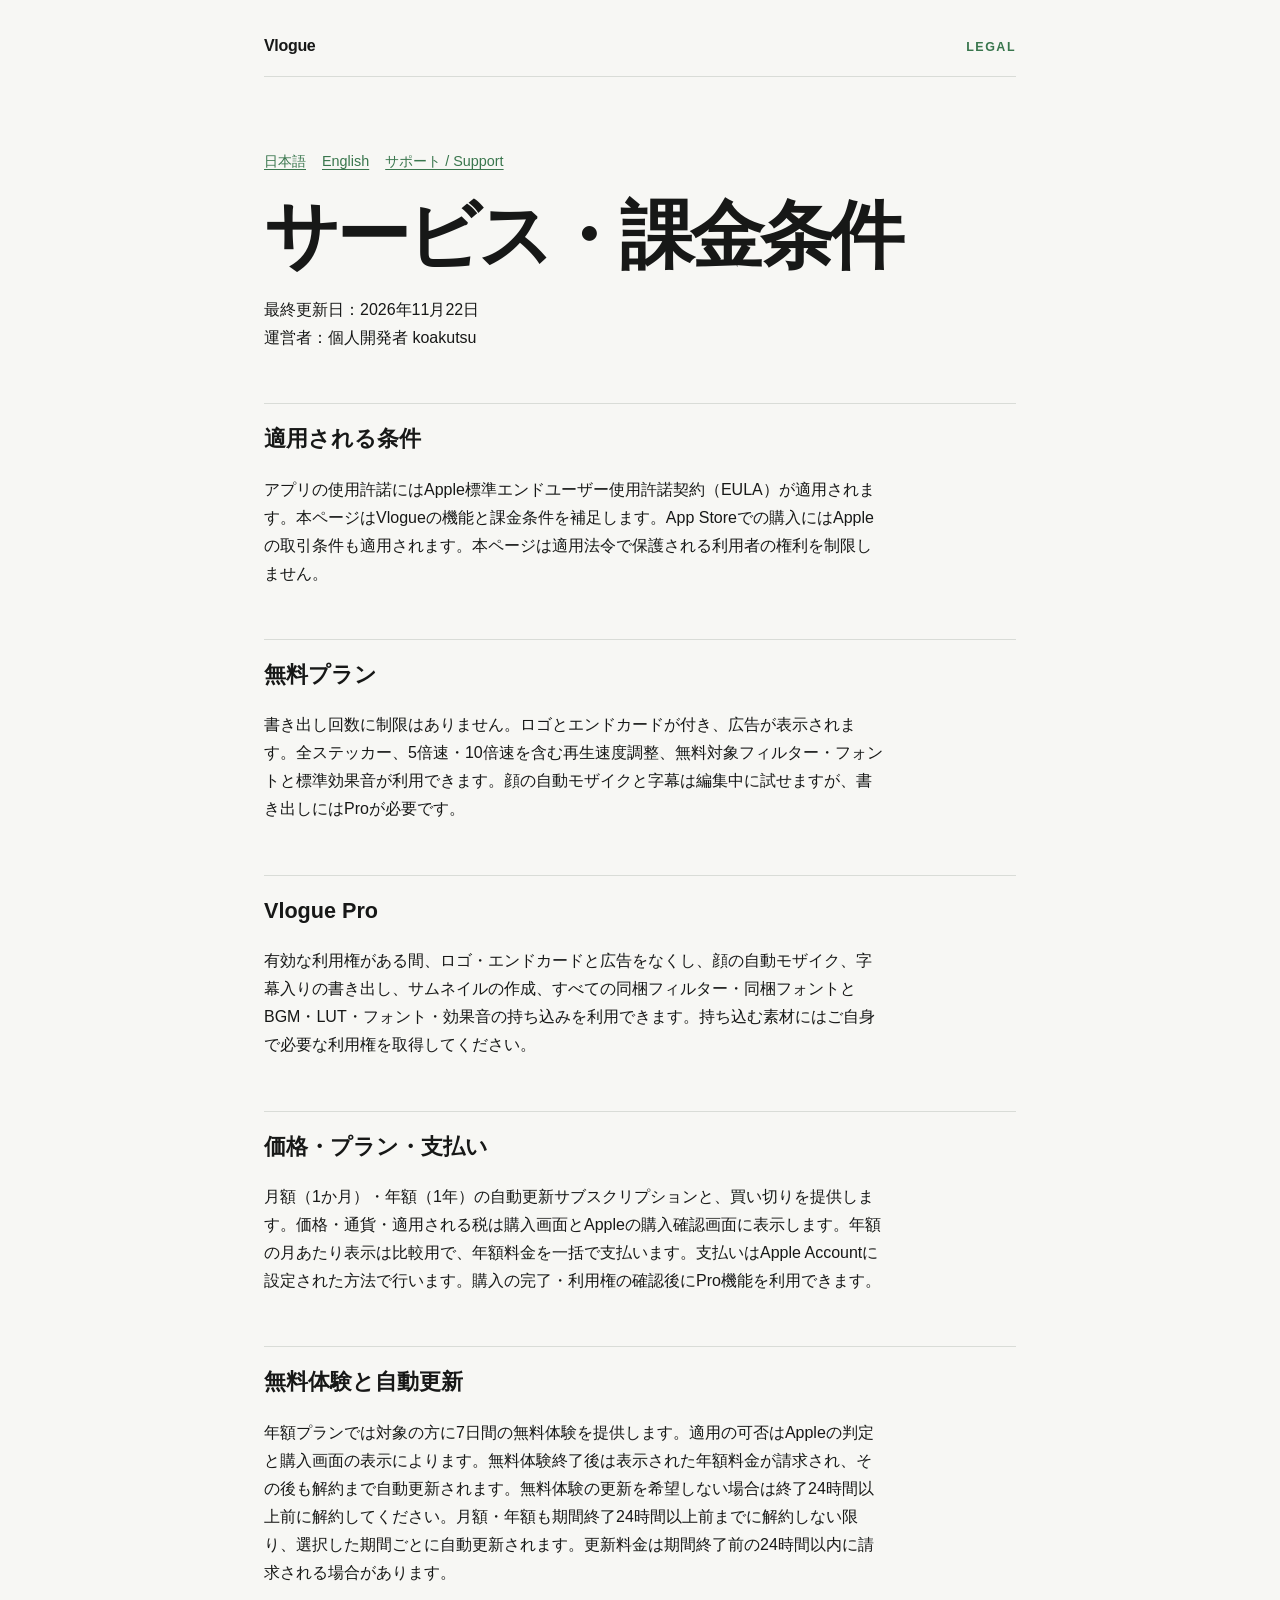
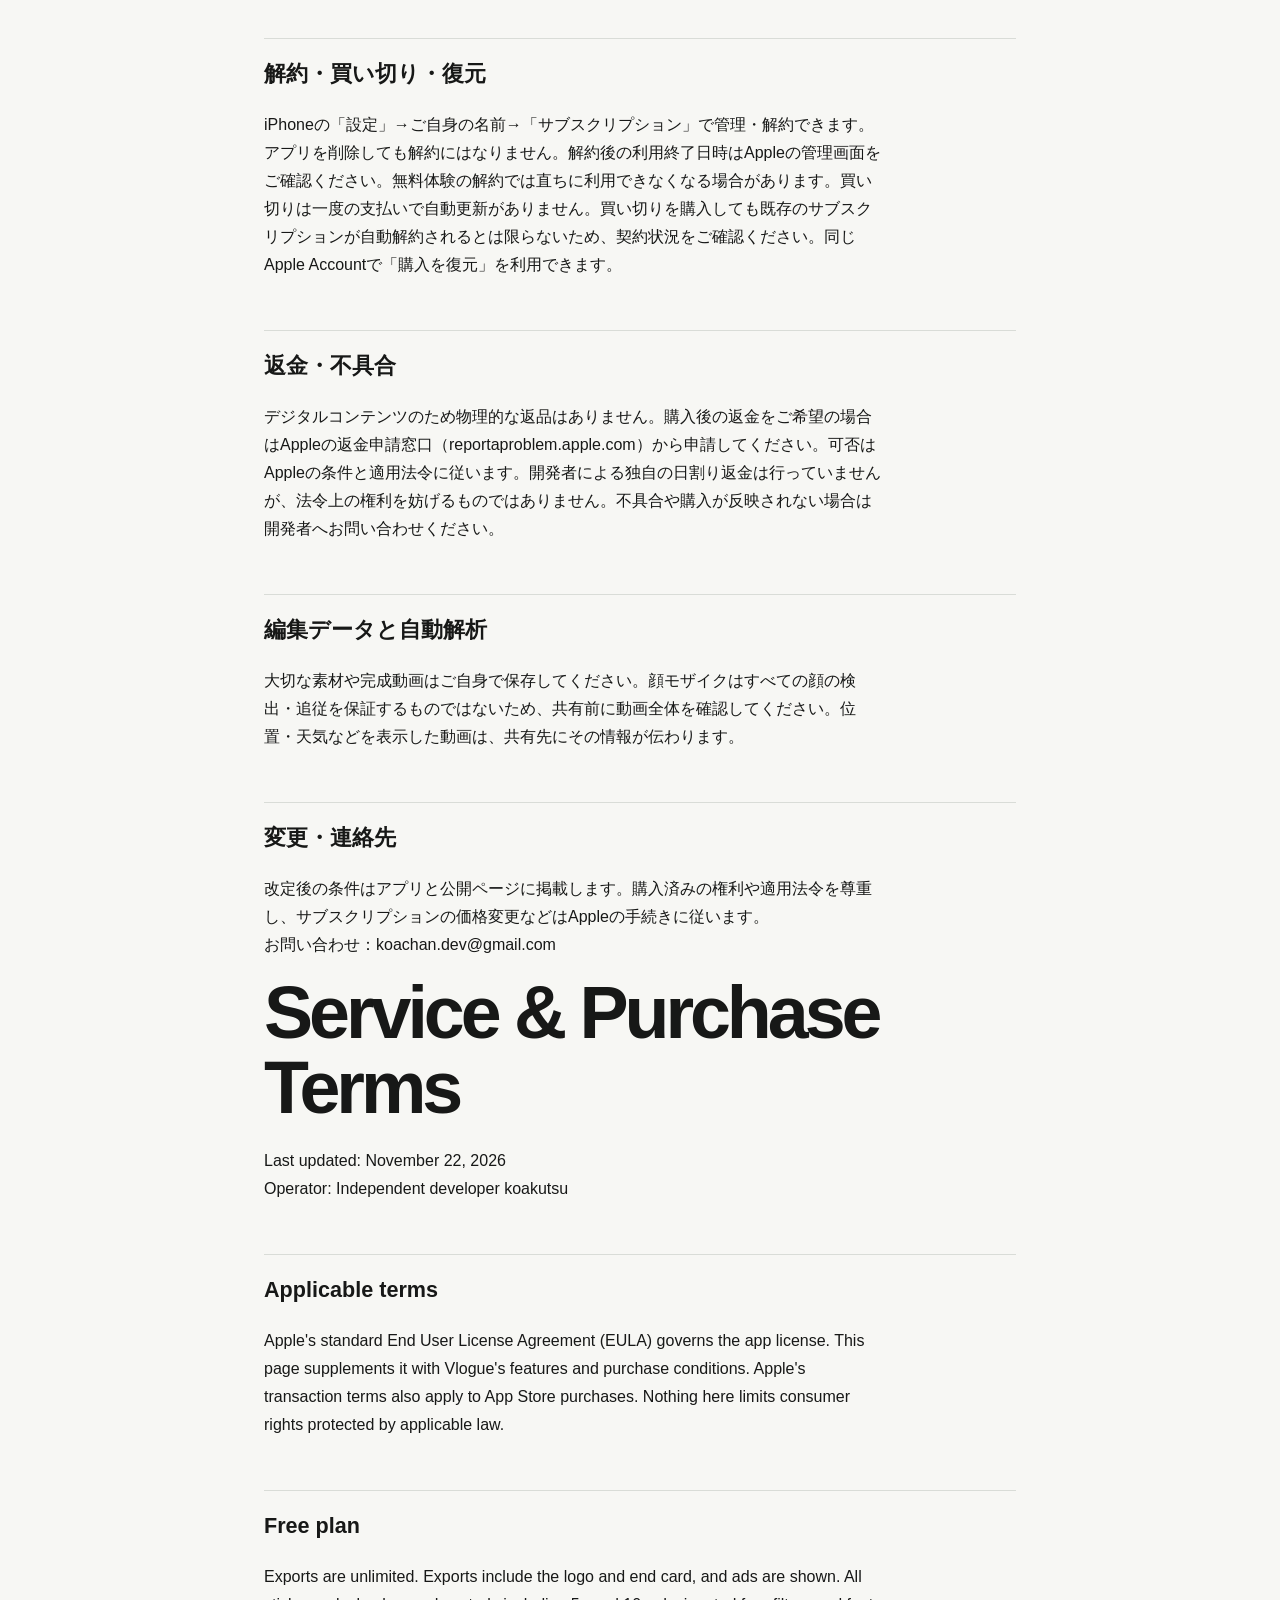
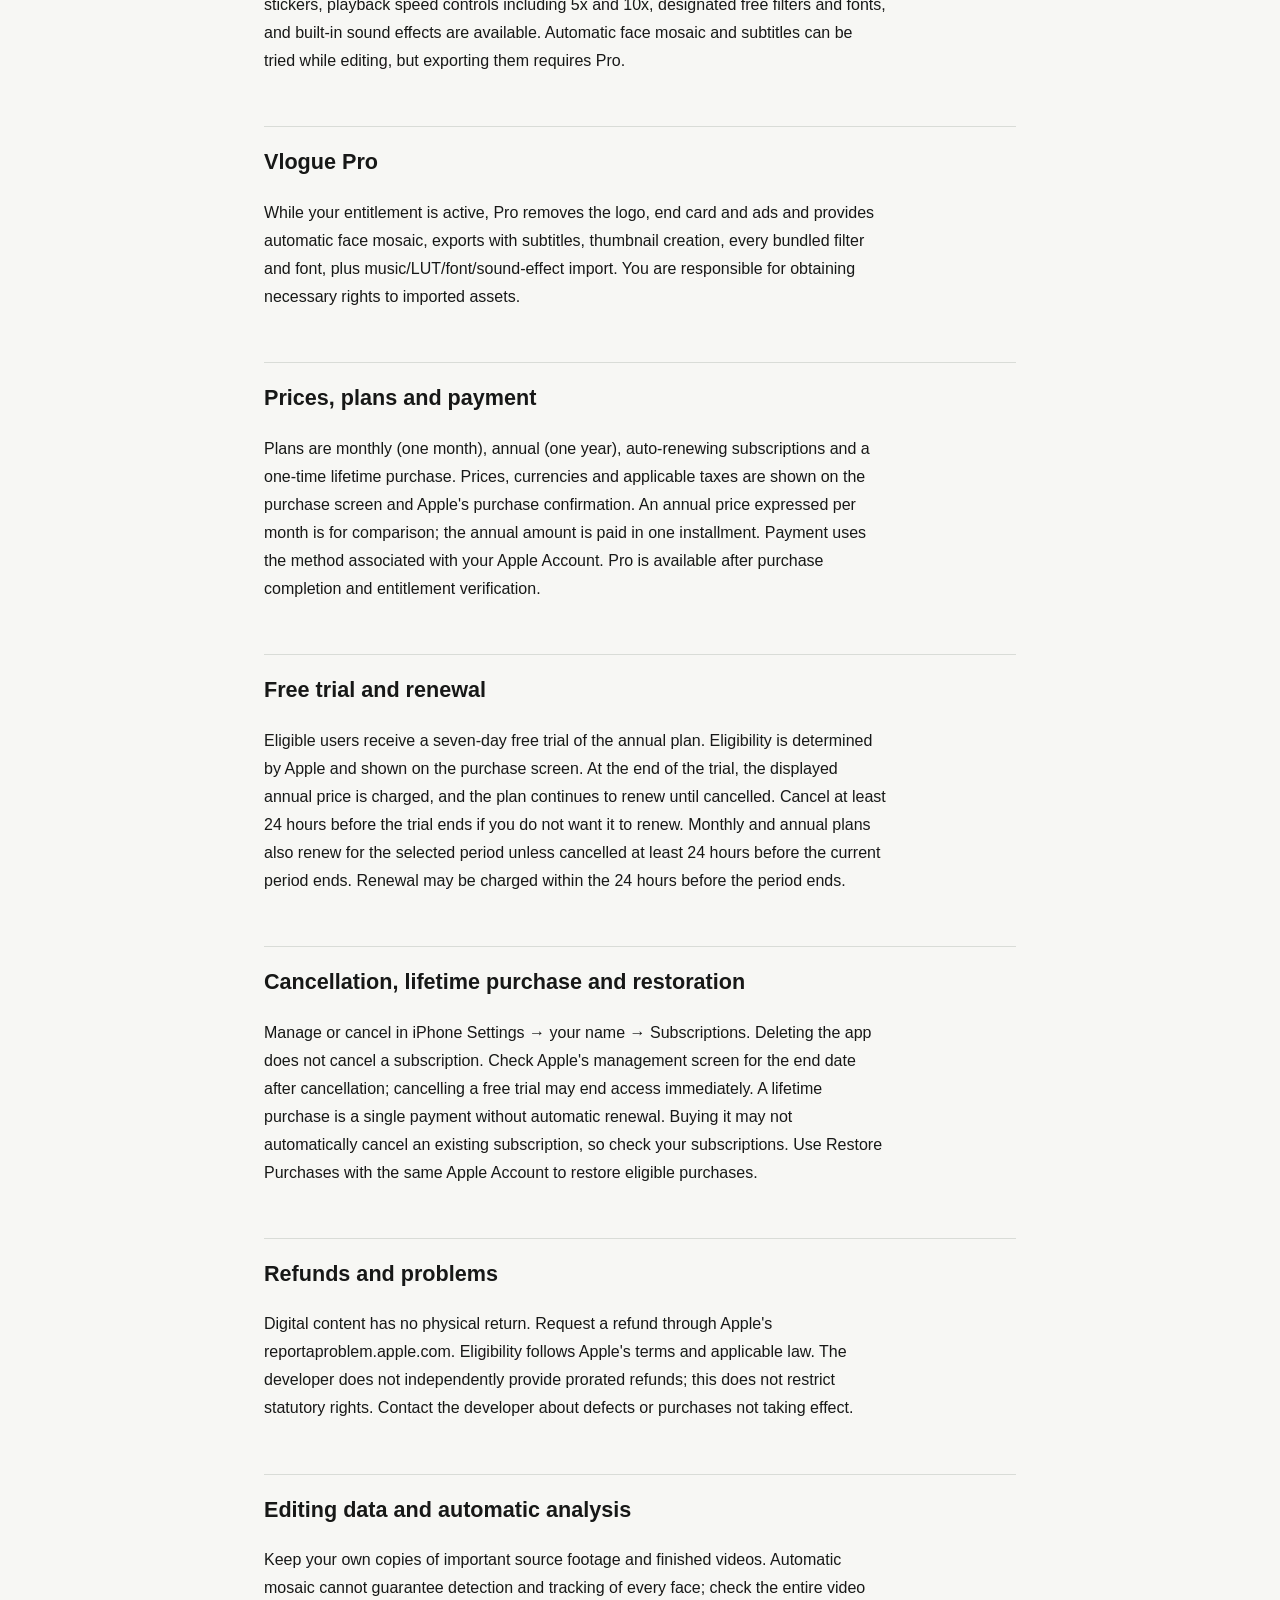
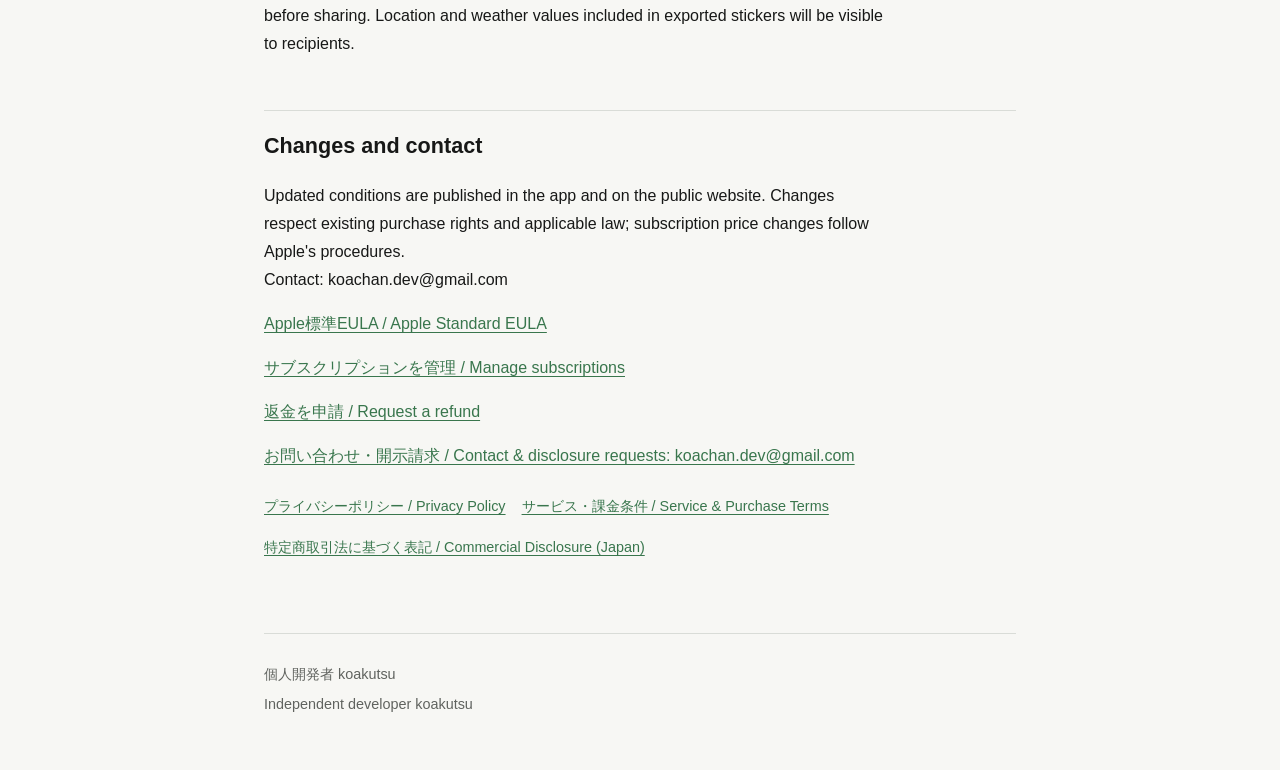
<file: terms/index.html>
<!doctype html>
<!-- Generated from Vlogue/Resources/LegalDocuments.json. Edit the source, then sync. -->
<html lang="ja">
<head>
  <meta charset="utf-8">
  <meta name="viewport" content="width=device-width, initial-scale=1">
  <meta name="description" content="Vlogue サービス・課金条件 / Service &amp; Purchase Terms">
  <title>サービス・課金条件 | Vlogue</title>
  <link rel="icon" type="image/png" sizes="32x32" href="../favicon.png">
  <link rel="apple-touch-icon" href="../apple-touch-icon.png">
  <link rel="stylesheet" href="../assets/site.css">
</head>
<body>
  <header class="site-header"><a class="brand" href="../">Vlogue</a><span class="eyebrow">Legal</span></header>
  <main>
    <nav class="language-nav" aria-label="Language"><a href="#ja" lang="ja">日本語</a><a href="#en" lang="en">English</a><a href="../support/">サポート / Support</a></nav>
    <section id="ja" class="language" lang="ja">
<h1>サービス・課金条件</h1>
<p>最終更新日：2026年11月22日<br>運営者：個人開発者 koakutsu</p>
<h2>適用される条件</h2>
<p>アプリの使用許諾にはApple標準エンドユーザー使用許諾契約（EULA）が適用されます。本ページはVlogueの機能と課金条件を補足します。App Storeでの購入にはAppleの取引条件も適用されます。本ページは適用法令で保護される利用者の権利を制限しません。</p>
<h2>無料プラン</h2>
<p>書き出し回数に制限はありません。ロゴとエンドカードが付き、広告が表示されます。全ステッカー、5倍速・10倍速を含む再生速度調整、無料対象フィルター・フォントと標準効果音が利用できます。顔の自動モザイクと字幕は編集中に試せますが、書き出しにはProが必要です。</p>
<h2>Vlogue Pro</h2>
<p>有効な利用権がある間、ロゴ・エンドカードと広告をなくし、顔の自動モザイク、字幕入りの書き出し、サムネイルの作成、すべての同梱フィルター・同梱フォントとBGM・LUT・フォント・効果音の持ち込みを利用できます。持ち込む素材にはご自身で必要な利用権を取得してください。</p>
<h2>価格・プラン・支払い</h2>
<p>月額（1か月）・年額（1年）の自動更新サブスクリプションと、買い切りを提供します。価格・通貨・適用される税は購入画面とAppleの購入確認画面に表示します。年額の月あたり表示は比較用で、年額料金を一括で支払います。支払いはApple Accountに設定された方法で行います。購入の完了・利用権の確認後にPro機能を利用できます。</p>
<h2>無料体験と自動更新</h2>
<p>年額プランでは対象の方に7日間の無料体験を提供します。適用の可否はAppleの判定と購入画面の表示によります。無料体験終了後は表示された年額料金が請求され、その後も解約まで自動更新されます。無料体験の更新を希望しない場合は終了24時間以上前に解約してください。月額・年額も期間終了24時間以上前までに解約しない限り、選択した期間ごとに自動更新されます。更新料金は期間終了前の24時間以内に請求される場合があります。</p>
<h2>解約・買い切り・復元</h2>
<p>iPhoneの「設定」→ご自身の名前→「サブスクリプション」で管理・解約できます。アプリを削除しても解約にはなりません。解約後の利用終了日時はAppleの管理画面をご確認ください。無料体験の解約では直ちに利用できなくなる場合があります。買い切りは一度の支払いで自動更新がありません。買い切りを購入しても既存のサブスクリプションが自動解約されるとは限らないため、契約状況をご確認ください。同じApple Accountで「購入を復元」を利用できます。</p>
<h2>返金・不具合</h2>
<p>デジタルコンテンツのため物理的な返品はありません。購入後の返金をご希望の場合はAppleの返金申請窓口（reportaproblem.apple.com）から申請してください。可否はAppleの条件と適用法令に従います。開発者による独自の日割り返金は行っていませんが、法令上の権利を妨げるものではありません。不具合や購入が反映されない場合は開発者へお問い合わせください。</p>
<h2>編集データと自動解析</h2>
<p>大切な素材や完成動画はご自身で保存してください。顔モザイクはすべての顔の検出・追従を保証するものではないため、共有前に動画全体を確認してください。位置・天気などを表示した動画は、共有先にその情報が伝わります。</p>
<h2>変更・連絡先</h2>
<p>改定後の条件はアプリと公開ページに掲載します。購入済みの権利や適用法令を尊重し、サブスクリプションの価格変更などはAppleの手続きに従います。<br>お問い合わせ：koachan.dev@gmail.com</p>
</section><section id="en" class="language" lang="en">
<h1>Service &amp; Purchase Terms</h1>
<p>Last updated: November 22, 2026<br>Operator: Independent developer koakutsu</p>
<h2>Applicable terms</h2>
<p>Apple&#x27;s standard End User License Agreement (EULA) governs the app license. This page supplements it with Vlogue&#x27;s features and purchase conditions. Apple&#x27;s transaction terms also apply to App Store purchases. Nothing here limits consumer rights protected by applicable law.</p>
<h2>Free plan</h2>
<p>Exports are unlimited. Exports include the logo and end card, and ads are shown. All stickers, playback speed controls including 5x and 10x, designated free filters and fonts, and built-in sound effects are available. Automatic face mosaic and subtitles can be tried while editing, but exporting them requires Pro.</p>
<h2>Vlogue Pro</h2>
<p>While your entitlement is active, Pro removes the logo, end card and ads and provides automatic face mosaic, exports with subtitles, thumbnail creation, every bundled filter and font, plus music/LUT/font/sound-effect import. You are responsible for obtaining necessary rights to imported assets.</p>
<h2>Prices, plans and payment</h2>
<p>Plans are monthly (one month), annual (one year), auto-renewing subscriptions and a one-time lifetime purchase. Prices, currencies and applicable taxes are shown on the purchase screen and Apple&#x27;s purchase confirmation. An annual price expressed per month is for comparison; the annual amount is paid in one installment. Payment uses the method associated with your Apple Account. Pro is available after purchase completion and entitlement verification.</p>
<h2>Free trial and renewal</h2>
<p>Eligible users receive a seven-day free trial of the annual plan. Eligibility is determined by Apple and shown on the purchase screen. At the end of the trial, the displayed annual price is charged, and the plan continues to renew until cancelled. Cancel at least 24 hours before the trial ends if you do not want it to renew. Monthly and annual plans also renew for the selected period unless cancelled at least 24 hours before the current period ends. Renewal may be charged within the 24 hours before the period ends.</p>
<h2>Cancellation, lifetime purchase and restoration</h2>
<p>Manage or cancel in iPhone Settings → your name → Subscriptions. Deleting the app does not cancel a subscription. Check Apple&#x27;s management screen for the end date after cancellation; cancelling a free trial may end access immediately. A lifetime purchase is a single payment without automatic renewal. Buying it may not automatically cancel an existing subscription, so check your subscriptions. Use Restore Purchases with the same Apple Account to restore eligible purchases.</p>
<h2>Refunds and problems</h2>
<p>Digital content has no physical return. Request a refund through Apple&#x27;s reportaproblem.apple.com. Eligibility follows Apple&#x27;s terms and applicable law. The developer does not independently provide prorated refunds; this does not restrict statutory rights. Contact the developer about defects or purchases not taking effect.</p>
<h2>Editing data and automatic analysis</h2>
<p>Keep your own copies of important source footage and finished videos. Automatic mosaic cannot guarantee detection and tracking of every face; check the entire video before sharing. Location and weather values included in exported stickers will be visible to recipients.</p>
<h2>Changes and contact</h2>
<p>Updated conditions are published in the app and on the public website. Changes respect existing purchase rights and applicable law; subscription price changes follow Apple&#x27;s procedures.<br>Contact: koachan.dev@gmail.com</p>
</section>
    <p><a href="https://www.apple.com/legal/internet-services/itunes/dev/stdeula/">Apple標準EULA / Apple Standard EULA</a></p>
<p><a href="https://apps.apple.com/account/subscriptions">サブスクリプションを管理 / Manage subscriptions</a></p>
<p><a href="https://reportaproblem.apple.com/">返金を申請 / Request a refund</a></p>
    <p><a href="mailto:koachan.dev@gmail.com">お問い合わせ・開示請求 / Contact &amp; disclosure requests: koachan.dev@gmail.com</a></p>
    <nav class="language-nav" aria-label="法的情報 / Legal information"><a href="../privacy/">プライバシーポリシー / Privacy Policy</a>
<a href="../terms/">サービス・課金条件 / Service &amp; Purchase Terms</a>
<a href="../commerce/">特定商取引法に基づく表記 / Commercial Disclosure (Japan)</a></nav>
  </main>
  <footer class="site-footer"><p>個人開発者 koakutsu</p><p lang="en">Independent developer koakutsu</p></footer>
</body>
</html>
</file>
<file: assets/site.css>
:root {
  color-scheme: light dark;
  --page: #f7f7f4;
  --surface: #ffffff;
  --ink: #171817;
  --muted: #60635f;
  --line: #d9dcd7;
  --signal: #39764d;
  --max: 47rem;
}

@media (prefers-color-scheme: dark) {
  :root {
    --page: #0d0e0d;
    --surface: #181a18;
    --ink: #f4f4f1;
    --muted: #b0b1ac;
    --line: #343834;
    --signal: #8fbea0;
  }
}

* { box-sizing: border-box; }
html { scroll-behavior: smooth; }
body {
  margin: 0;
  background: var(--page);
  color: var(--ink);
  font: 16px/1.75 -apple-system, BlinkMacSystemFont, "Segoe UI", sans-serif;
}
a { color: var(--signal); text-underline-offset: 0.18em; }
a:focus-visible {
  outline: 3px solid var(--signal);
  outline-offset: 4px;
  border-radius: 3px;
}
.site-header, main, .site-footer {
  width: min(calc(100% - 2rem), var(--max));
  margin-inline: auto;
}
.site-header {
  padding-block: 2rem 1rem;
  display: flex;
  justify-content: space-between;
  gap: 1rem;
  align-items: baseline;
  border-bottom: 1px solid var(--line);
}
.brand {
  color: var(--ink);
  font-weight: 750;
  text-decoration: none;
  letter-spacing: -0.02em;
}
.eyebrow {
  color: var(--signal);
  font-size: 0.78rem;
  font-weight: 750;
  letter-spacing: 0.12em;
  text-transform: uppercase;
}
main { padding-block: 3rem; }
h1 {
  max-width: 18ch;
  font-size: clamp(2.25rem, 8vw, 4.6rem);
  line-height: 1.02;
  letter-spacing: -0.055em;
  margin: 0.4rem 0 1.4rem;
}
h2 {
  margin-top: 3.2rem;
  padding-top: 1rem;
  border-top: 1px solid var(--line);
  font-size: 1.35rem;
}
h3 { margin-top: 2rem; font-size: 1.05rem; }
h1, h2, h3, p, li, a { overflow-wrap: anywhere; }
p, li { max-width: 70ch; }
.lede { color: var(--muted); font-size: 1.12rem; }
.meta, .language-nav, .site-footer { color: var(--muted); font-size: 0.9rem; }
.language-nav { display: flex; flex-wrap: wrap; gap: 1rem; margin-block: 1.5rem; }
.policy-nav {
  display: grid;
  grid-template-columns: repeat(2, minmax(0, 1fr));
  gap: 0.8rem;
  margin-block: 2rem;
}
.policy-card {
  display: block;
  padding: 1.2rem;
  color: var(--ink);
  background: var(--surface);
  border: 1px solid var(--line);
  border-radius: 14px;
  text-decoration: none;
}
.policy-card:hover { border-color: var(--signal); }
.policy-card strong { display: block; font-size: 1.05rem; }
.policy-card span { color: var(--muted); font-size: 0.9rem; }
.language { min-width: 0; scroll-margin-top: 1rem; }
.site-footer { padding-block: 1.5rem 3rem; border-top: 1px solid var(--line); }
.site-footer p { margin: 0.3rem 0; }

@media (max-width: 36rem) {
  .site-header { align-items: flex-start; flex-direction: column; }
  .policy-nav { grid-template-columns: 1fr; }
}

@media (prefers-reduced-motion: reduce) {
  html { scroll-behavior: auto; }
}
</file>
